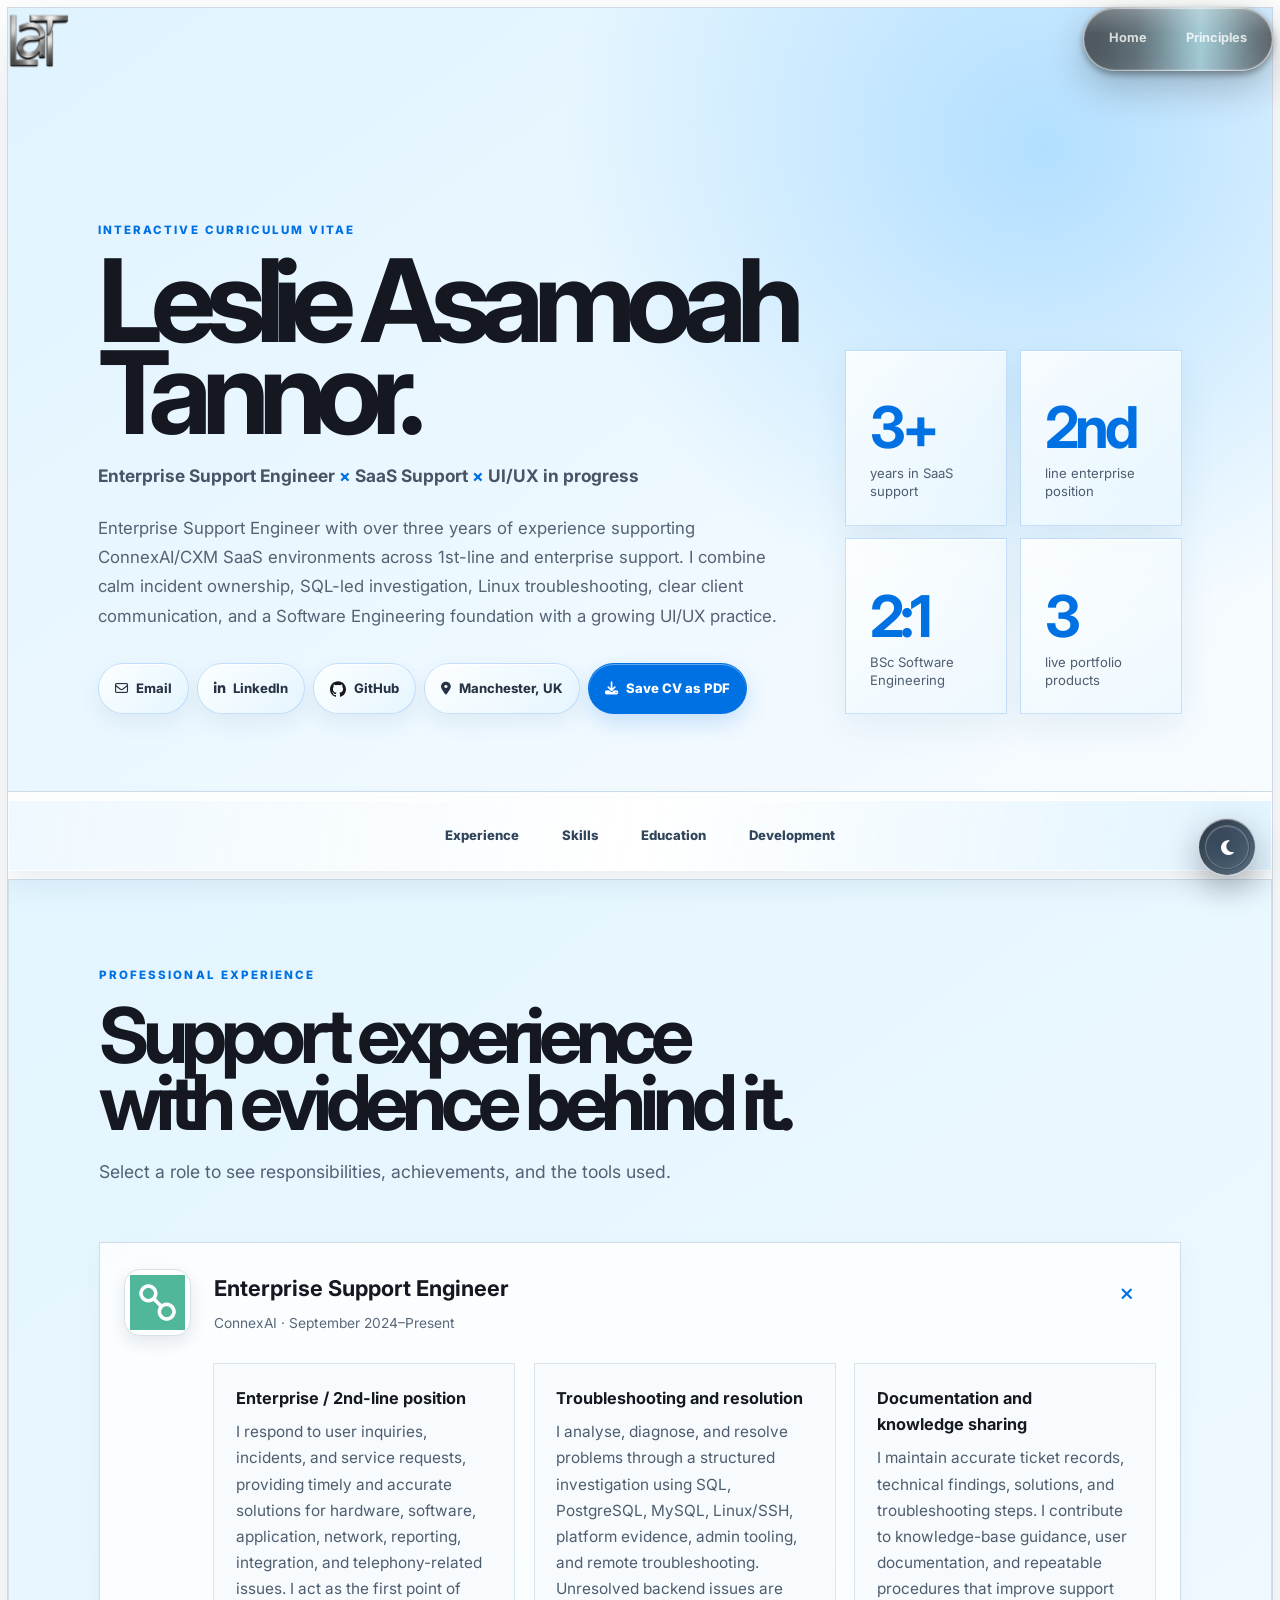
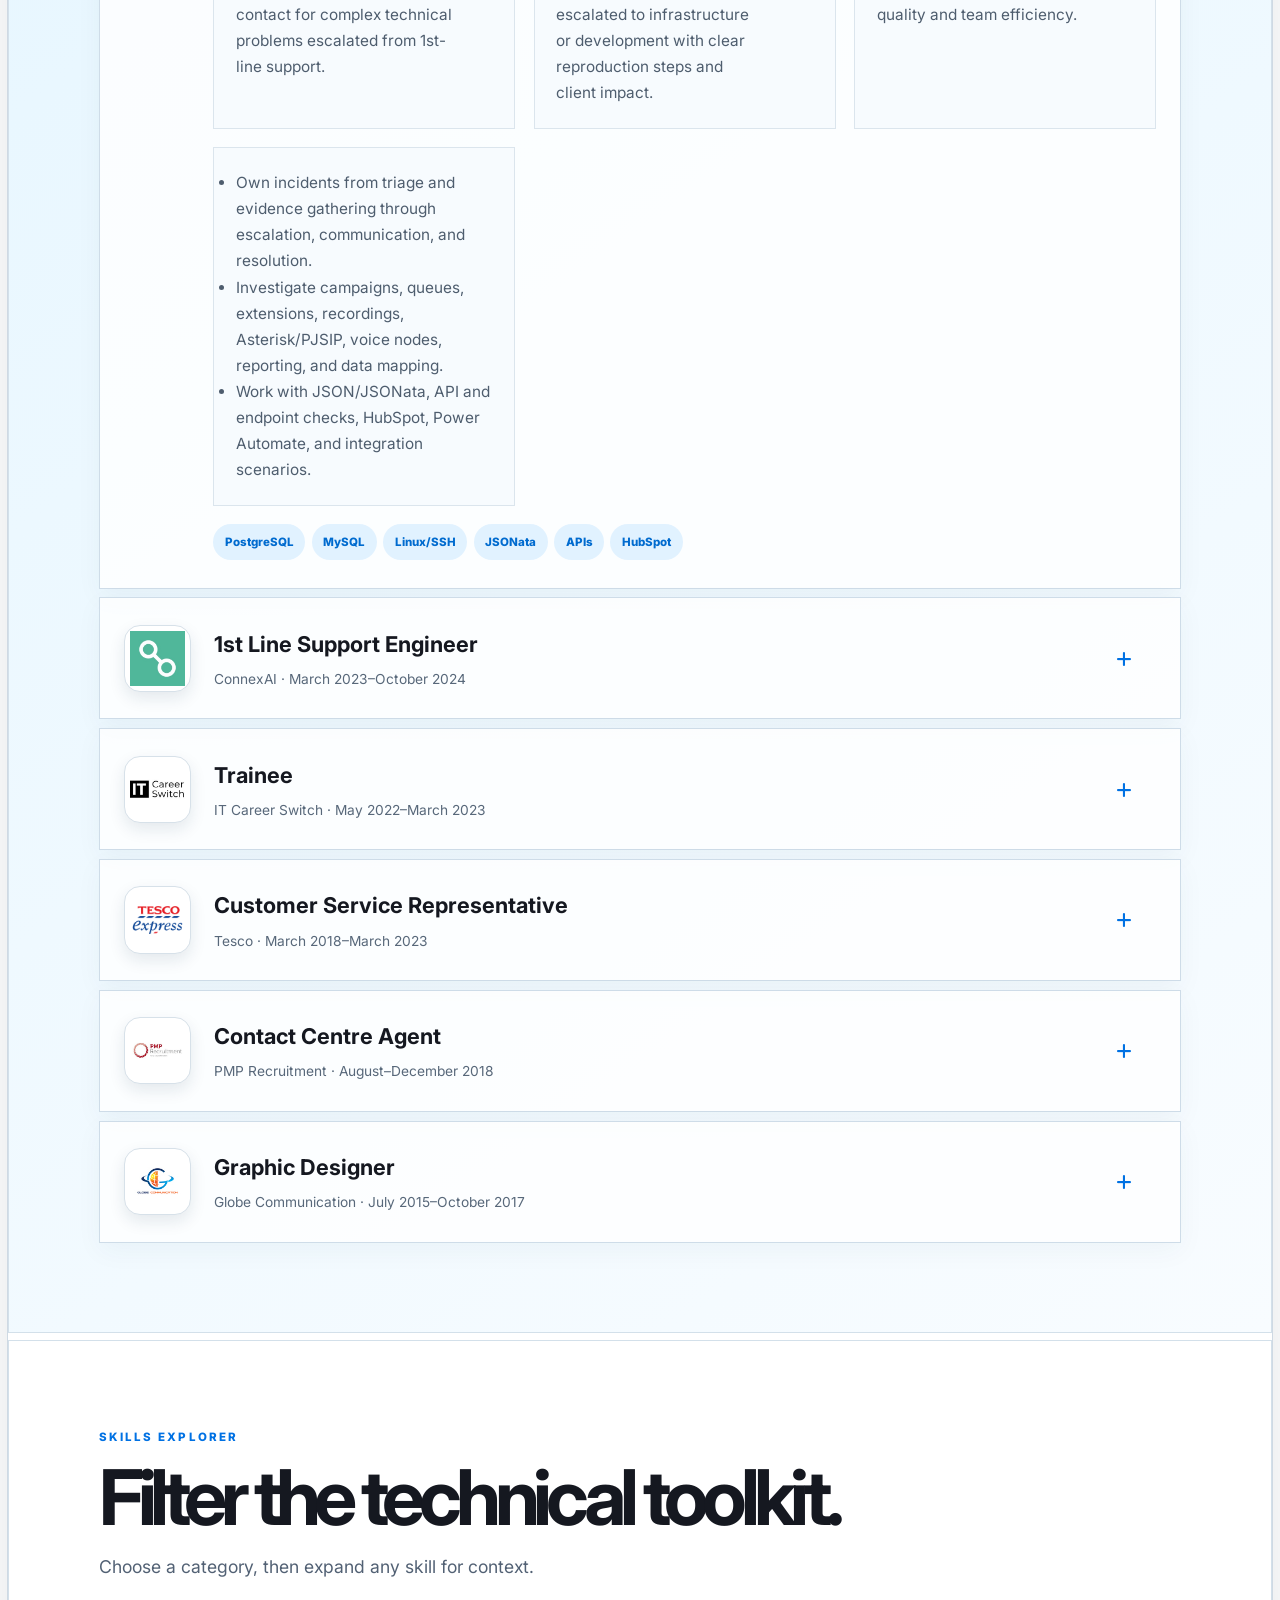
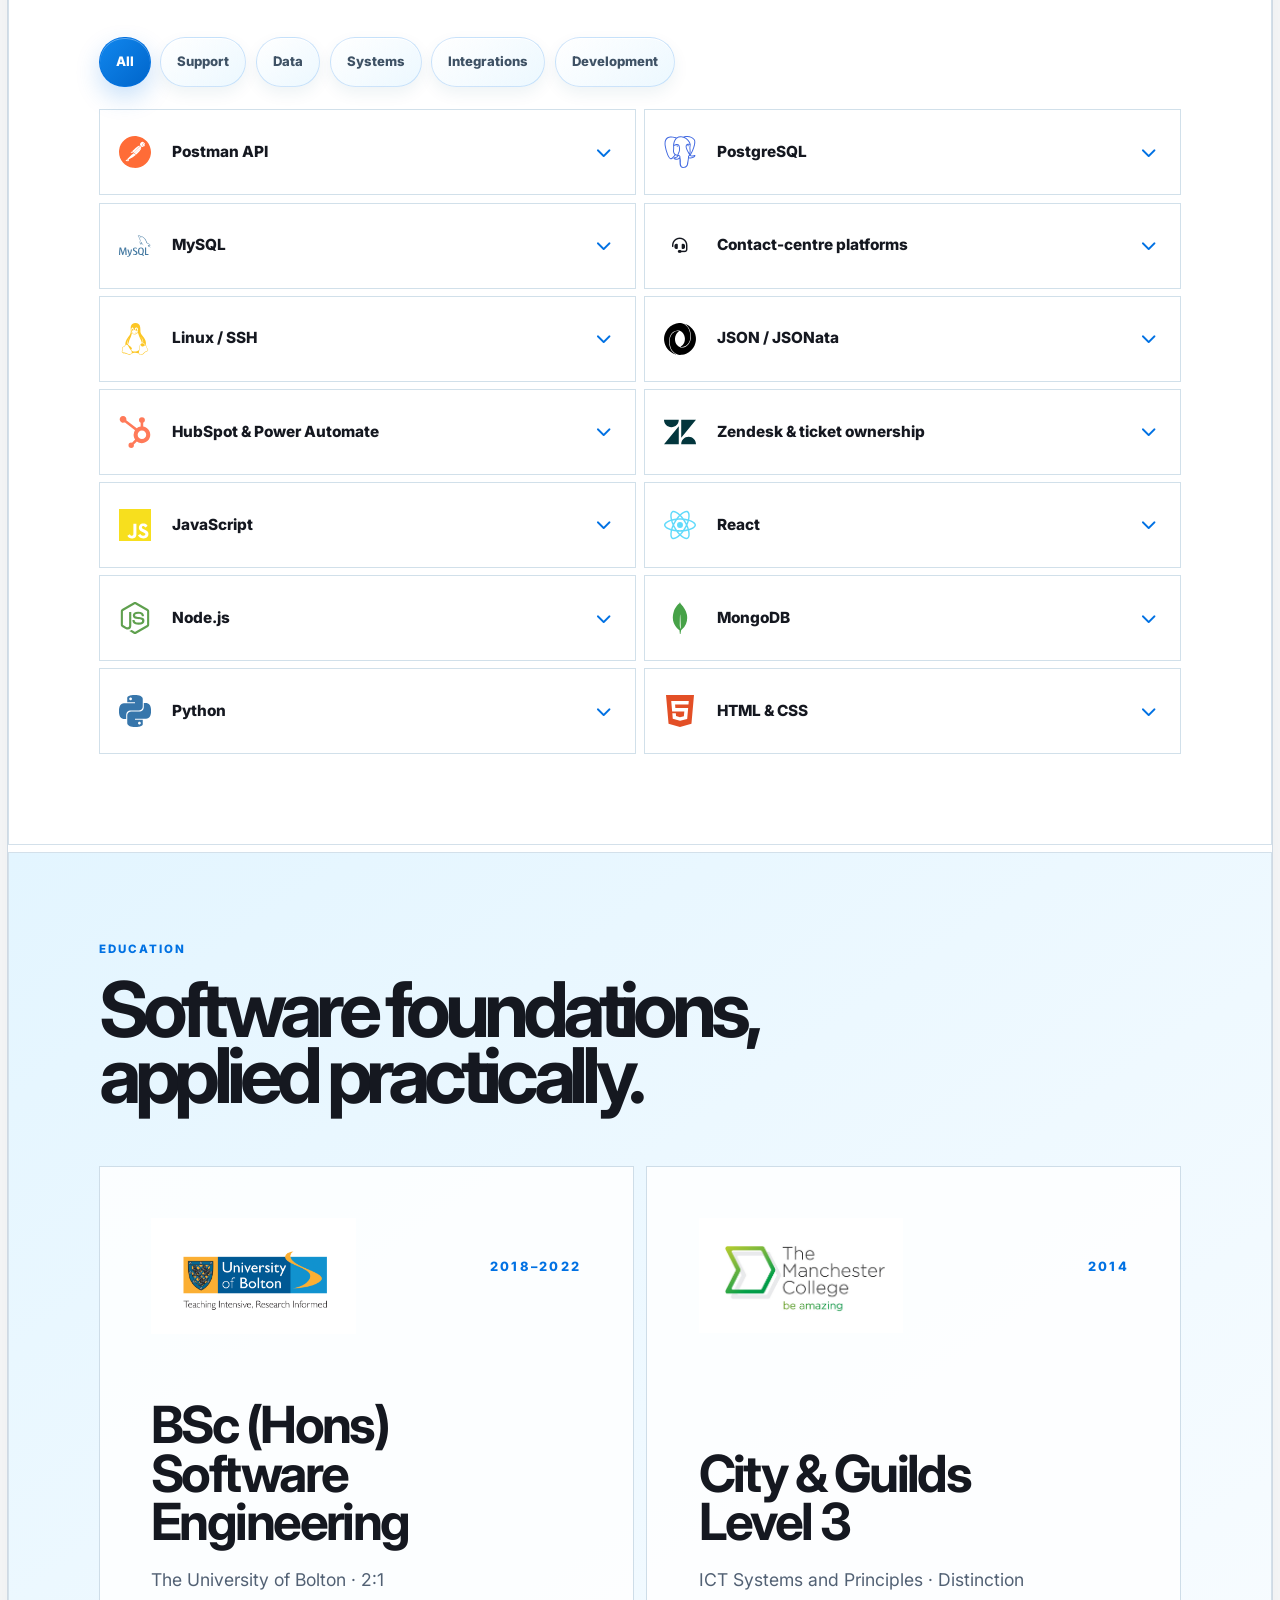
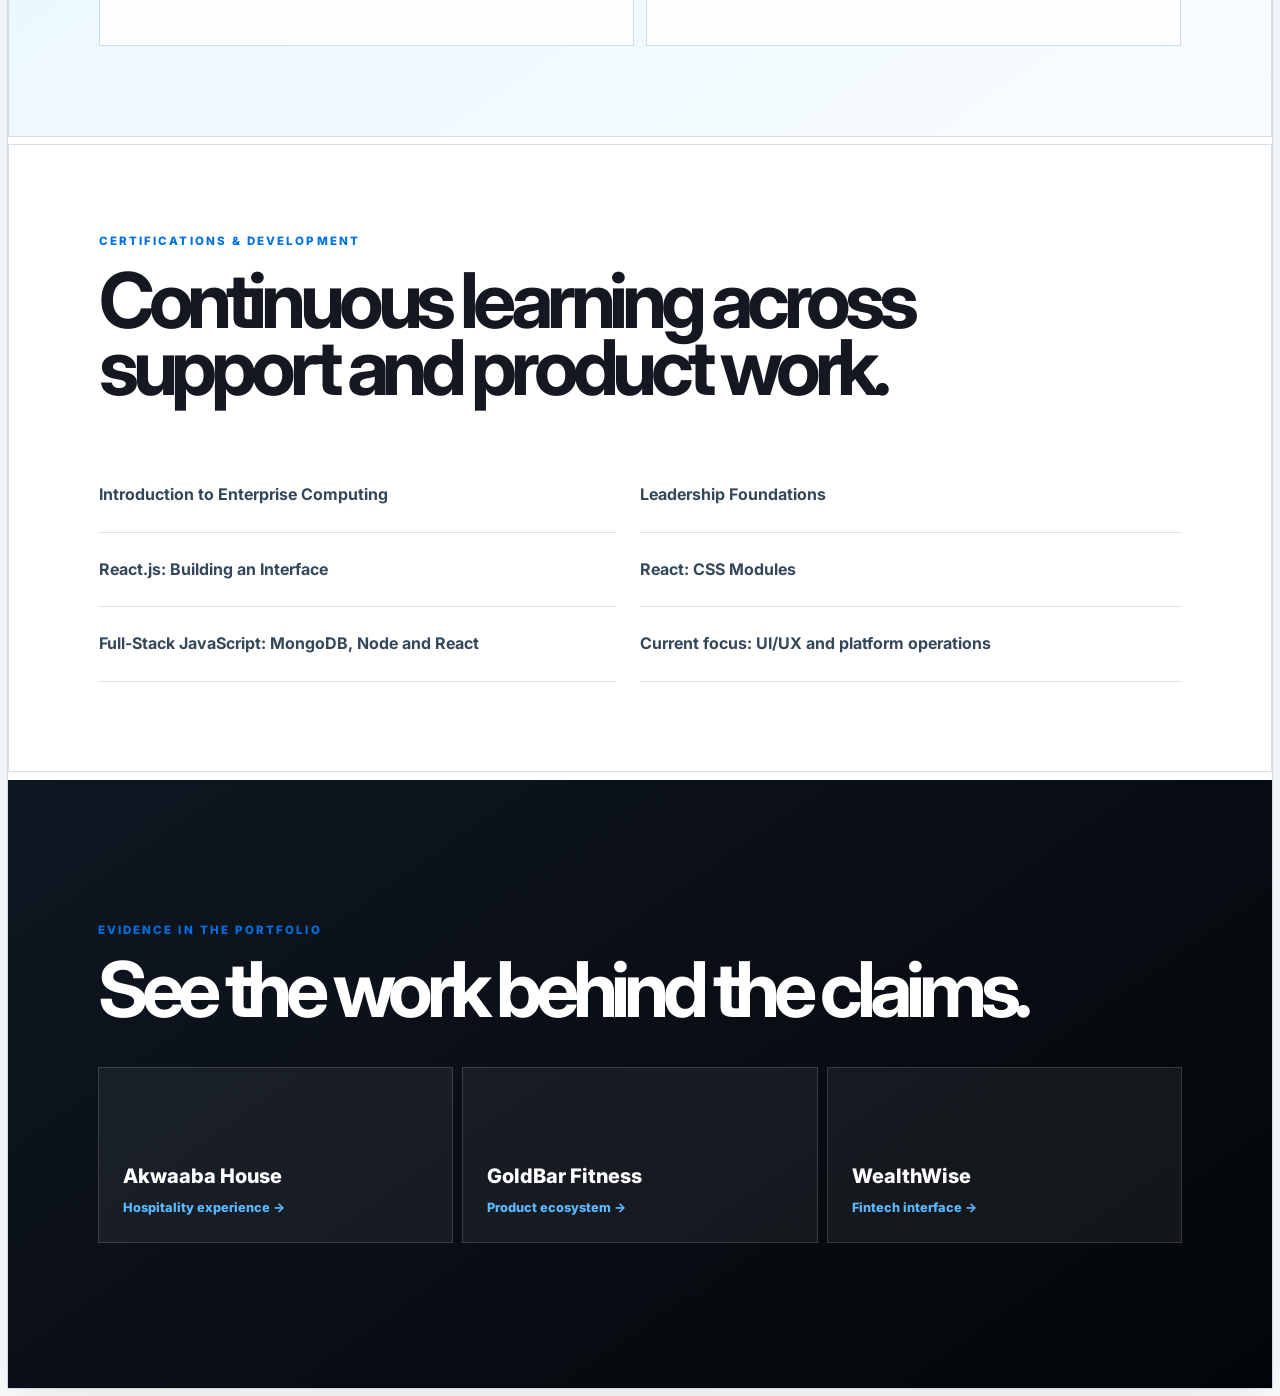
<file: pages/cv.html>
﻿<!DOCTYPE html>
<html lang="en" data-theme="light">
<head>
  <meta charset="UTF-8">
  <meta name="viewport" content="width=device-width, initial-scale=1.0">
  <meta name="description" content="Interactive CV for Leslie Asamoah Tannor, Enterprise Support Engineer and developing UI/UX designer.">
  <meta name="theme-color" content="#ffffff">
  <title>Interactive CV | Leslie Tannor</title>
  <link rel="icon" type="image/png" href="../logo.png">
  <link rel="preconnect" href="https://fonts.googleapis.com">
  <link rel="preconnect" href="https://fonts.gstatic.com" crossorigin>
  <link href="https://fonts.googleapis.com/css2?family=Inter:wght@400;500;600;700;800&amp;display=swap" rel="stylesheet">
  <link rel="stylesheet" href="https://cdnjs.cloudflare.com/ajax/libs/font-awesome/6.5.2/css/all.min.css">
  <link rel="stylesheet" href="../css/style.css">
  <script>document.documentElement.classList.add('cv-js');try{document.documentElement.dataset.theme=localStorage.getItem('leslie-theme-clean-v17')==='dark'?'dark':'light'}catch{}</script>
</head>
<body class="cv-page-body">
  <a class="skip-link" href="#cv-main">Skip to CV</a>
  <div class="sr-only" id="cv-status" aria-live="polite"></div>

  <header class="site-header cv-site-header">
    <div class="container header-shell">
      <a href="../index.html#about" class="brand" aria-label="Leslie Tannor home">
        <span class="brand-mark brand-mark--logo"><img src="../logo.png" alt="" class="site-logo-image" width="1254" height="1254"></span>
        <span class="brand-copy"><strong>Leslie Tannor</strong><small>Design &times; technical systems</small></span>
      </a>
      <button id="nav-toggle" class="nav-toggle" type="button" aria-label="Open navigation" aria-controls="nav-menu" aria-expanded="false"><span></span><span></span><span></span></button>
      <nav id="nav-menu" class="nav-menu" aria-label="Primary navigation">
        <a href="../index.html#about">Home</a>
        <a href="design-process.html">Principles</a>
      </nav>
    </div>
  </header>

  <div class="floating-tools" role="group" aria-label="Theme control">
    <button id="theme-toggle" class="tool-btn" type="button" aria-label="Use dark theme" aria-pressed="false"><i class="fa-solid fa-moon" aria-hidden="true"></i></button>
  </div>

  <main id="cv-main" class="cv-main" tabindex="-1">
    <section class="cv-hero" aria-labelledby="cv-title">
      <div class="cv-hero-copy">
        <p class="eyebrow">Interactive curriculum vitae</p>
        <h1 id="cv-title">Leslie Asamoah<br>Tannor.</h1>
        <p class="cv-role">Enterprise Support Engineer <span>&times;</span> SaaS Support <span>&times;</span> UI/UX in progress</p>
        <p class="cv-profile">Enterprise Support Engineer with over three years of experience supporting ConnexAI/CXM SaaS environments across 1st-line and enterprise support. I combine calm incident ownership, SQL-led investigation, Linux troubleshooting, clear client communication, and a Software Engineering foundation with a growing UI/UX practice.</p>
        <div class="cv-contact-links">
          <a href="mailto:asamoah.leslie@gmail.com"><i class="fa-regular fa-envelope" aria-hidden="true"></i> Email</a>
          <a href="https://www.linkedin.com/in/leslie-asamoah-tannor-863aa3a6" target="_blank" rel="noopener noreferrer"><i class="fa-brands fa-linkedin-in" aria-hidden="true"></i> LinkedIn</a>
          <a href="https://github.com/LeslieTannor" target="_blank" rel="noopener noreferrer"><img src="../assets/brands/github.svg" alt="" width="20" height="20"> GitHub</a>
          <span><i class="fa-solid fa-location-dot" aria-hidden="true"></i> Manchester, UK</span>
          <button class="cv-save-action" type="button" id="cv-print"><i class="fa-solid fa-download" aria-hidden="true"></i> Save CV as PDF</button>
        </div>
      </div>
      <aside class="cv-at-a-glance" aria-label="Career summary">
        <span><strong class="cv-stat" data-stat="count" data-final="3" data-suffix="+">0</strong><small>years in SaaS support</small></span>
        <span><strong class="cv-stat" data-stat="ordinal">1st</strong><small>line enterprise position</small></span>
        <span><strong class="cv-stat cv-stat--ratio" data-stat="ratio"><i>2</i><i>:</i><i>1</i></strong><small>BSc Software Engineering</small></span>
        <span><strong class="cv-stat" data-stat="count" data-final="3">0</strong><small>live portfolio products</small></span>
      </aside>
    </section>

    <nav class="cv-section-nav" aria-label="CV sections">
      <a href="#cv-experience">Experience</a><a href="#cv-skills">Skills</a><a href="#cv-education">Education</a><a href="#cv-development">Development</a>
    </nav>

    <section class="cv-section cv-experience" id="cv-experience" aria-labelledby="cv-experience-title">
      <div class="cv-section-heading"><p class="eyebrow">Professional experience</p><h2 id="cv-experience-title">Support experience with evidence behind it.</h2><p>Select a role to see responsibilities, achievements, and the tools used.</p></div>
      <div class="cv-timeline">
        <details class="cv-role-card" open data-skill-map="support data systems integrations">
          <summary><span class="cv-company-logo"><img src="../images/connex_one.jpg" alt="ConnexAI" width="200" height="200"></span><span><strong>Enterprise Support Engineer</strong><small>ConnexAI &middot; September 2024&ndash;Present</small></span><i class="fa-solid fa-plus" aria-hidden="true"></i></summary>
          <div class="cv-role-detail">
            <div><h3>Enterprise / 2nd-line position</h3><p>I respond to user inquiries, incidents, and service requests, providing timely and accurate solutions for hardware, software, application, network, reporting, integration, and telephony-related issues. I act as the first point of contact for complex technical problems escalated from 1st-line support.</p></div>
            <div><h3>Troubleshooting and resolution</h3><p>I analyse, diagnose, and resolve problems through a structured investigation using SQL, PostgreSQL, MySQL, Linux/SSH, platform evidence, admin tooling, and remote troubleshooting. Unresolved backend issues are escalated to infrastructure or development with clear reproduction steps and client impact.</p></div>
            <div><h3>Documentation and knowledge sharing</h3><p>I maintain accurate ticket records, technical findings, solutions, and troubleshooting steps. I contribute to knowledge-base guidance, user documentation, and repeatable procedures that improve support quality and team efficiency.</p></div>
            <ul><li>Own incidents from triage and evidence gathering through escalation, communication, and resolution.</li><li>Investigate campaigns, queues, extensions, recordings, Asterisk/PJSIP, voice nodes, reporting, and data mapping.</li><li>Work with JSON/JSONata, API and endpoint checks, HubSpot, Power Automate, and integration scenarios.</li></ul>
            <div class="cv-role-tools"><span>PostgreSQL</span><span>MySQL</span><span>Linux/SSH</span><span>JSONata</span><span>APIs</span><span>HubSpot</span></div>
          </div>
        </details>

        <details class="cv-role-card" data-skill-map="support systems"><summary><span class="cv-company-logo"><img src="../images/connex_one.jpg" alt="ConnexAI" width="200" height="200"></span><span><strong>1st Line Support Engineer</strong><small>ConnexAI &middot; March 2023&ndash;October 2024</small></span><i class="fa-solid fa-plus" aria-hidden="true"></i></summary><div class="cv-role-detail"><p>Supported clients by phone, email, live chat, and portal from initial triage through resolution or escalation. Monitored system health, maintained evidence-rich tickets, used remote sessions, and guided clients through fixes and Knowledge Base material.</p><ul><li>Captured screenshots, reproduction steps, and impact notes.</li><li>Escalated complex backend issues with actionable evidence.</li><li>Balanced technical accuracy with calm customer communication.</li></ul><div class="cv-role-tools"><span>Zendesk</span><span>Remote support</span><span>Monitoring</span><span>Knowledge base</span></div></div></details>
        <details class="cv-role-card" data-skill-map="development support"><summary><span class="cv-company-logo"><img src="../images/it_career_switch.jpg" alt="IT Career Switch" width="200" height="200"></span><span><strong>Trainee</strong><small>IT Career Switch &middot; May 2022&ndash;March 2023</small></span><i class="fa-solid fa-plus" aria-hidden="true"></i></summary><div class="cv-role-detail"><p>Completed structured technical-support and software-development training across operating systems, networking, troubleshooting, support processes, and practical problem solving.</p></div></details>
        <details class="cv-role-card" data-skill-map="communication"><summary><span class="cv-company-logo"><img src="../images/tesco-express.png" alt="Tesco Express" width="600" height="600"></span><span><strong>Customer Service Representative</strong><small>Tesco &middot; March 2018&ndash;March 2023</small></span><i class="fa-solid fa-plus" aria-hidden="true"></i></summary><div class="cv-role-detail"><p>Delivered customer service in a high-volume environment and worked as a Step-up colleague supporting shift leadership, accuracy, standards, and day-to-day issue resolution.</p></div></details>
        <details class="cv-role-card" data-skill-map="communication support"><summary><span class="cv-company-logo"><img src="../images/pmp_recruitment.jpg" alt="PMP Recruitment" width="407" height="270"></span><span><strong>Contact Centre Agent</strong><small>PMP Recruitment &middot; August&ndash;December 2018</small></span><i class="fa-solid fa-plus" aria-hidden="true"></i></summary><div class="cv-role-detail"><p>Supported Amazon recruitment activity by contacting applicants, providing clear location and interview guidance, and maintaining a professional contact-centre experience.</p></div></details>
        <details class="cv-role-card" data-skill-map="design communication"><summary><span class="cv-company-logo"><img src="../images/globe_communication.jpg" alt="Globe Communication" width="100" height="52"></span><span><strong>Graphic Designer</strong><small>Globe Communication &middot; July 2015&ndash;October 2017</small></span><i class="fa-solid fa-plus" aria-hidden="true"></i></summary><div class="cv-role-detail"><p>Designed logos, banners, and client-facing visual assets, building an early foundation in visual communication and translating feedback into finished work.</p></div></details>
      </div>
    </section>

    <section class="cv-section cv-skills" id="cv-skills" aria-labelledby="cv-skills-title">
      <div class="cv-section-heading"><p class="eyebrow">Skills explorer</p><h2 id="cv-skills-title">Filter the technical toolkit.</h2><p>Choose a category, then expand any skill for context.</p></div>
      <div class="cv-skill-filters" role="group" aria-label="Filter skills"><button class="is-active" type="button" data-skill-filter="all" aria-pressed="true">All</button><button type="button" data-skill-filter="support" aria-pressed="false">Support</button><button type="button" data-skill-filter="data" aria-pressed="false">Data</button><button type="button" data-skill-filter="systems" aria-pressed="false">Systems</button><button type="button" data-skill-filter="integrations" aria-pressed="false">Integrations</button><button type="button" data-skill-filter="development" aria-pressed="false">Development</button></div>
      <div class="cv-skill-grid">
        <details class="cv-skill" data-skill-category="integrations support"><summary><img src="../assets/brands/postman.svg" alt="" width="28" height="28"><span>Postman API</span><i class="fa-solid fa-chevron-down" aria-hidden="true"></i></summary><p>Endpoint validation, request testing, response inspection, and API-led troubleshooting.</p></details>
        <details class="cv-skill" data-skill-category="data support"><summary><img src="../assets/brands/postgresql.svg" alt="" width="28" height="28"><span>PostgreSQL</span><i class="fa-solid fa-chevron-down" aria-hidden="true"></i></summary><p>Daily query validation, reporting investigation, data mapping, and evidence-led issue diagnosis.</p></details>
        <details class="cv-skill" data-skill-category="data support"><summary><img src="../assets/brands/mysql.svg" alt="" width="28" height="28"><span>MySQL</span><i class="fa-solid fa-chevron-down" aria-hidden="true"></i></summary><p>Data investigation and structured SQL checks used during technical support workflows.</p></details>
        <details class="cv-skill" data-skill-category="support systems"><summary><span class="cv-skill-icon"><i class="fa-solid fa-headset"></i></span><span>Contact-centre platforms</span><i class="fa-solid fa-chevron-down" aria-hidden="true"></i></summary><p>ConnexAI/CXM, CNX1, dialler management, queues, campaigns, extensions, recordings, and voice investigations.</p></details>
        <details class="cv-skill" data-skill-category="systems support"><summary><img src="../assets/brands/linux.svg" alt="" width="28" height="28"><span>Linux / SSH</span><i class="fa-solid fa-chevron-down" aria-hidden="true"></i></summary><p>Remote investigation, service checks, log-led troubleshooting, SFTP/WinSCP, and pm2 awareness.</p></details>
        <details class="cv-skill" data-skill-category="integrations"><summary><img src="../assets/brands/json.svg" alt="" width="28" height="28"><span>JSON / JSONata</span><i class="fa-solid fa-chevron-down" aria-hidden="true"></i></summary><p>Mapping, transformation checks, payload inspection, and integration troubleshooting.</p></details>
        <details class="cv-skill" data-skill-category="integrations support"><summary><img src="../assets/brands/hubspot.svg" alt="" width="28" height="28"><span>HubSpot &amp; Power Automate</span><i class="fa-solid fa-chevron-down" aria-hidden="true"></i></summary><p>Integration scenarios, endpoint checks, automation context, and clear escalation evidence.</p></details>
        <details class="cv-skill" data-skill-category="support"><summary><img src="../assets/brands/zendesk.svg" alt="" width="28" height="28"><span>Zendesk &amp; ticket ownership</span><i class="fa-solid fa-chevron-down" aria-hidden="true"></i></summary><p>Incident triage, stakeholder updates, evidence capture, documentation, and resolution ownership.</p></details>
        <details class="cv-skill" data-skill-category="development"><summary><img src="../assets/brands/javascript.svg" alt="" width="28" height="28"><span>JavaScript</span><i class="fa-solid fa-chevron-down" aria-hidden="true"></i></summary><p>Interactive web behaviour, debugging, and front-end implementation.</p></details>
        <details class="cv-skill" data-skill-category="development"><summary><img src="../assets/brands/react.svg" alt="" width="28" height="28"><span>React</span><i class="fa-solid fa-chevron-down" aria-hidden="true"></i></summary><p>Component-led interface development and structured front-end learning.</p></details>
        <details class="cv-skill" data-skill-category="development"><summary><img src="../assets/brands/nodedotjs.svg" alt="" width="28" height="28"><span>Node.js</span><i class="fa-solid fa-chevron-down" aria-hidden="true"></i></summary><p>Full-stack JavaScript foundations and server-side application concepts.</p></details>
        <details class="cv-skill" data-skill-category="development data"><summary><img src="../assets/brands/mongodb.svg" alt="" width="28" height="28"><span>MongoDB</span><i class="fa-solid fa-chevron-down" aria-hidden="true"></i></summary><p>Document data modelling and full-stack development foundations.</p></details>
        <details class="cv-skill" data-skill-category="development"><summary><img src="../assets/brands/python.svg" alt="" width="28" height="28"><span>Python</span><i class="fa-solid fa-chevron-down" aria-hidden="true"></i></summary><p>Programming fundamentals, automation thinking, and technical problem solving.</p></details>
        <details class="cv-skill" data-skill-category="development"><summary><img src="../assets/brands/html5.svg" alt="" width="28" height="28"><span>HTML &amp; CSS</span><i class="fa-solid fa-chevron-down" aria-hidden="true"></i></summary><p>Responsive, accessible page structure and visual implementation.</p></details>
      </div>
    </section>

    <section class="cv-section cv-education" id="cv-education" aria-labelledby="cv-education-title">
      <div class="cv-section-heading"><p class="eyebrow">Education</p><h2 id="cv-education-title">Software foundations, applied practically.</h2></div>
      <div class="cv-education-grid">
        <article><div class="cv-education-meta"><span class="cv-education-logo"><img src="../images/UoB-Logo.png" alt="University of Bolton" width="715" height="402"></span><p class="eyebrow">2018&ndash;2022</p></div><div class="cv-education-copy"><h3>BSc (Hons)<br>Software Engineering</h3><p>The University of Bolton &middot; 2:1</p></div></article>
        <article><div class="cv-education-meta"><span class="cv-education-logo"><img src="../images/tmc-logo.jpg" alt="The Manchester College" width="847" height="475"></span><p class="eyebrow">2014</p></div><div class="cv-education-copy"><h3>City &amp; Guilds Level 3</h3><p>ICT Systems and Principles &middot; Distinction</p></div></article>
      </div>
    </section>

    <section class="cv-section cv-development" id="cv-development" aria-labelledby="cv-development-title">
      <div class="cv-section-heading"><p class="eyebrow">Certifications &amp; development</p><h2 id="cv-development-title">Continuous learning across support and product work.</h2></div>
      <div class="cv-development-list"><span>Introduction to Enterprise Computing</span><span>Leadership Foundations</span><span>React.js: Building an Interface</span><span>React: CSS Modules</span><span>Full-Stack JavaScript: MongoDB, Node and React</span><span>Current focus: UI/UX and platform operations</span></div>
    </section>

    <section class="cv-project-proof" aria-labelledby="cv-proof-title"><p class="eyebrow">Evidence in the portfolio</p><h2 id="cv-proof-title">See the work behind the claims.</h2><div><a href="../index.html#work">Akwaaba House <span>Hospitality experience &rarr;</span></a><a href="../index.html#work">GoldBar Fitness <span>Product ecosystem &rarr;</span></a><a href="../index.html#work">WealthWise <span>Fintech interface &rarr;</span></a></div></section>
  </main>

  <script src="../js/theme.js"></script>
  <script src="../js/standalone-navigation.js"></script>
  <script src="../js/cv.js"></script>
</body>
</html>
</file>
<file: css/style.css>
/* Design tokens and foundations */
:root {
  color-scheme: dark;
  --bg: #07090d;
  --bg-soft: #0d1118;
  --surface: rgba(17, 22, 31, .78);
  --surface-solid: #111721;
  --surface-raised: #171e2a;
  --surface-bright: #202a39;
  --text: #f6f7f2;
  --text-soft: #aab3c3;
  --text-muted: #7f899c;
  --line: rgba(255, 255, 255, .11);
  --line-strong: rgba(255, 255, 255, .2);
  --accent: #c9ee63;
  --accent-strong: #a9dc31;
  --accent-ink: #101607;
  --blue: #8da8ff;
  --warm: #e8c682;
  --danger: #ff8f8f;
  --success: #bce76d;
  --header-h: 5.5rem;
  --container: 82rem;
  --gutter: clamp(1rem, 4vw, 3rem);
  --radius-sm: .85rem;
  --radius-md: 1.35rem;
  --radius-lg: 2rem;
  --radius-xl: 2.75rem;
  --shadow-soft: 0 1.5rem 5rem rgba(0, 0, 0, .24);
  --shadow-deep: 0 2.5rem 8rem rgba(0, 0, 0, .52);
  --ease-out: cubic-bezier(.16, 1, .3, 1);
  --ease-smooth: cubic-bezier(.65, 0, .35, 1);
  --duration-fast: 180ms;
  --duration-ui: 360ms;
  --duration-section: 720ms;
}

[data-theme="light"] {
  color-scheme: light;
  --bg: #ffffff;
  --bg-soft: #f5f5f7;
  --surface: rgba(255, 255, 255, .76);
  --surface-solid: #fbfcf8;
  --surface-raised: #ffffff;
  --surface-bright: #eef1e8;
  --text: #141923;
  --text-soft: #4d596b;
  --text-muted: #687486;
  --line: rgba(20, 25, 35, .12);
  --line-strong: rgba(20, 25, 35, .2);
  --accent: #4c6805;
  --accent-strong: #3b5200;
  --accent-ink: #ffffff;
  --blue: #4965bd;
  --warm: #855e14;
  --danger: #a4252c;
  --success: #3c6300;
  --shadow-soft: 0 1.5rem 5rem rgba(34, 42, 51, .12);
  --shadow-deep: 0 2.5rem 7rem rgba(34, 42, 51, .22);
}

*, *::before, *::after { box-sizing: border-box; }

html {
  scroll-behavior: smooth;
  scroll-padding-top: calc(var(--header-h) + 1.25rem);
  background: var(--bg);
  max-width: 100%;
  overflow-x: clip;
}

body {
  margin: 0;
  overflow-x: clip;
  background:
    radial-gradient(circle at 12% 8%, rgba(141, 168, 255, .08), transparent 25rem),
    radial-gradient(circle at 88% 20%, rgba(201, 238, 99, .06), transparent 28rem),
    var(--bg);
  color: var(--text);
  font-family: Inter, -apple-system, BlinkMacSystemFont, "Segoe UI", sans-serif;
  font-size: 1rem;
  line-height: 1.6;
  text-rendering: optimizeLegibility;
  -webkit-font-smoothing: antialiased;
}

[data-theme="light"] body { background: #fff; }

main {
  display: block;
  padding: 0;
  background: #e8e8ed;
}

.section-spacer {
  width: 100%;
  height: .75rem;
  background: #e8e8ed;
}

.section-spacer--hero {
  height: .75rem;
  background: #e8e8ed;
}

body::before {
  position: fixed;
  inset: 0;
  z-index: -1;
  background-image: linear-gradient(rgba(255,255,255,.018) 1px, transparent 1px), linear-gradient(90deg, rgba(255,255,255,.018) 1px, transparent 1px);
  background-size: 4rem 4rem;
  mask-image: linear-gradient(to bottom, rgba(0,0,0,.38), transparent 75%);
  pointer-events: none;
  content: "";
}

img { display: block; max-width: 100%; }
button, input, textarea, select { font: inherit; }
button, a { -webkit-tap-highlight-color: transparent; }
button { color: inherit; }
a { color: inherit; }

h1, h2, h3, h4, p, figure { margin: 0; }
h1, h2, h3, h4 { text-wrap: balance; }
p { text-wrap: pretty; }

::selection { background: var(--accent); color: var(--accent-ink); }

:focus-visible {
  outline: .18rem solid var(--accent);
  outline-offset: .25rem;
}

[hidden] { display: none; }

.container {
  width: min(calc(100% - (var(--gutter) * 2)), var(--container));
  margin-inline: auto;
}

.sr-only {
  position: absolute !important;
  width: 1px !important;
  height: 1px !important;
  padding: 0 !important;
  margin: -1px !important;
  overflow: hidden !important;
  clip: rect(0, 0, 0, 0) !important;
  white-space: nowrap !important;
  border: 0 !important;
}

.skip-link {
  position: fixed;
  top: .75rem;
  left: .75rem;
  z-index: 1000;
  padding: .8rem 1rem;
  border-radius: 999px;
  background: var(--accent);
  color: var(--accent-ink);
  font-weight: 800;
  transform: translateY(-160%);
  transition: transform var(--duration-fast) var(--ease-out);
}

.skip-link:focus { transform: translateY(0); }

.eyebrow {
  color: var(--accent);
  font-size: .72rem;
  font-weight: 800;
  letter-spacing: .18em;
  line-height: 1.2;
  text-transform: uppercase;
}

.button {
  display: inline-flex;
  min-height: 3rem;
  align-items: center;
  justify-content: center;
  gap: .7rem;
  padding: .72rem 1.05rem;
  border: 1px solid var(--line);
  border-radius: 999px;
  text-decoration: none;
  font-size: .86rem;
  font-weight: 750;
  transition: transform var(--duration-fast) var(--ease-out), border-color var(--duration-fast);
}

.button:hover { transform: translateY(-2px); }
.button--primary { background: var(--accent); color: var(--accent-ink); border-color: transparent; }
.button--quiet { background: rgba(255,255,255,.045); backdrop-filter: blur(1rem); }
.button--quiet:hover { border-color: var(--line-strong); background: rgba(255,255,255,.08); }

/* Navigation */
.site-header {
  position: fixed;
  top: 0;
  left: 0;
  z-index: 100;
  width: 100%;
  padding: 1.35rem 0;
  pointer-events: none;
}

.header-shell {
  width: min(calc(100% - clamp(2rem, 4vw, 5rem)), 120rem);
  display: flex;
  min-height: 3.2rem;
  align-items: center;
  justify-content: space-between;
  gap: 1.25rem;
  padding: 0;
  border: 0;
  border-radius: 0;
  background: transparent;
  box-shadow: none;
  backdrop-filter: none;
  pointer-events: auto;
}

.brand {
  display: inline-flex;
  min-height: 3rem;
  align-items: center;
  gap: .7rem;
  color: var(--text);
  text-decoration: none;
  transition: transform var(--duration-ui) var(--ease-out), filter var(--duration-ui);
}

.brand:hover { filter: drop-shadow(0 .8rem 1.1rem rgba(0,0,0,.3)); transform: translateY(-.18rem) scale(1.08) rotate(-2deg); }
.brand:active { transform: translateY(0) scale(.96); }

.brand-mark, .sleep-logo-mark, .hero-close-logo, .transition-logo, .workspace-boot-logo {
  display: grid;
  overflow: hidden;
  place-items: center;
  border: 1px solid var(--line);
  background: #07090d;
  box-shadow: inset 0 1px rgba(255,255,255,.08), 0 .8rem 2rem rgba(0,0,0,.24);
}

.brand-mark { width: 4rem; height: 4rem; overflow: visible; border: 0; border-radius: 0; background: transparent; box-shadow: none; }
.transition-logo { overflow: visible; border: 0; background: transparent; box-shadow: none; }
.site-logo-image { width: 100%; height: 100%; object-fit: contain; }
.brand-copy { display: none; line-height: 1.15; }
.brand-copy strong { font-size: .82rem; letter-spacing: -.02em; }
.brand-copy small { margin-top: .12rem; color: var(--text-muted); font-size: .58rem; }

.nav-menu {
  position: relative;
  display: flex;
  align-items: center;
  gap: .12rem;
  min-height: 3.85rem;
  padding: .42rem;
  overflow: hidden;
  border: 1px solid rgba(255,255,255,.58);
  border-radius: 999px;
  background:
    linear-gradient(90deg,
      rgba(35,33,35,.76) 0%,
      rgba(54,54,57,.68) 28%,
      rgba(120,157,163,.5) 62%,
      rgba(46,45,48,.74) 100%);
  box-shadow:
    inset 0 1px 1px rgba(255,255,255,.56),
    inset 0 -1px 1px rgba(255,255,255,.16),
    inset 0 0 1.2rem rgba(255,255,255,.08),
    0 .2rem .45rem rgba(0,0,0,.36),
    0 1rem 2.5rem rgba(0,0,0,.24);
  backdrop-filter: blur(1.25rem) saturate(1.35) contrast(1.04);
  -webkit-backdrop-filter: blur(1.25rem) saturate(1.35) contrast(1.04);
}
.nav-menu::before {
  position: absolute;
  inset: 0;
  z-index: 0;
  border-radius: inherit;
  background:
    linear-gradient(180deg, rgba(255,255,255,.2), transparent 42%),
    radial-gradient(circle at 64% 50%, rgba(190,231,236,.2), transparent 36%);
  content: "";
  pointer-events: none;
}
.nav-menu a {
  position: relative;
  z-index: 2;
  min-height: 3rem;
  padding: .78rem 1.15rem;
  border-radius: 999px;
  color: rgba(255,255,255,.78);
  text-decoration: none;
  font-size: .8rem;
  font-weight: 700;
  transition: color var(--duration-fast), transform var(--duration-fast) var(--ease-out);
}

.nav-active-pill {
  position: absolute;
  top: .42rem;
  bottom: .42rem;
  left: 0;
  z-index: 1;
  width: 0;
  border: 1px solid rgba(255,255,255,.48);
  border-radius: 999px;
  background:
    radial-gradient(circle at 35% 28%, rgba(255,255,255,.3), transparent 34%),
    linear-gradient(145deg, rgba(255,255,255,.2), rgba(160,196,201,.16) 55%, rgba(15,18,20,.22));
  box-shadow:
    inset 0 1px 1px rgba(255,255,255,.62),
    inset 0 -1px 1px rgba(255,255,255,.16),
    0 .18rem .45rem rgba(0,0,0,.3),
    0 .55rem 1.25rem rgba(0,0,0,.18);
  backdrop-filter: blur(1.2rem) saturate(1.35) brightness(1.08);
  -webkit-backdrop-filter: blur(1.2rem) saturate(1.35) brightness(1.08);
  opacity: 0;
  pointer-events: none;
  transition: width .42s var(--ease-out), transform .42s var(--ease-out), opacity var(--duration-fast);
}
.nav-active-pill.is-visible { opacity: 1; }

.nav-menu a::after {
  position: absolute;
  right: .85rem;
  bottom: .38rem;
  left: .85rem;
  height: 2px;
  border-radius: 2px;
  background: var(--accent);
  content: "";
  transform: scaleX(0);
  transform-origin: left;
  transition: transform var(--duration-ui) var(--ease-out);
}

.nav-menu a:hover { color: #fff; transform: translateY(-1px); }
.nav-menu a.is-active { color: #fff; background: transparent; text-shadow: 0 1px .35rem rgba(0,0,0,.42); }
.nav-menu a.is-active::after { transform: scaleX(1); }

.nav-toggle {
  display: none;
  width: 3rem;
  height: 3rem;
  padding: .75rem;
  border: 1px solid var(--line);
  border-radius: .9rem;
  background: var(--surface-bright);
  cursor: pointer;
}

.nav-toggle span {
  display: block;
  width: 100%;
  height: 2px;
  margin: .27rem 0;
  border-radius: 2px;
  background: currentColor;
  transition: transform var(--duration-ui) var(--ease-out), opacity var(--duration-fast);
}

.nav-toggle[aria-expanded="true"] span:nth-child(1) { transform: translateY(.34rem) rotate(45deg); }
.nav-toggle[aria-expanded="true"] span:nth-child(2) { opacity: 0; }
.nav-toggle[aria-expanded="true"] span:nth-child(3) { transform: translateY(-.34rem) rotate(-45deg); }

/* Persistent display controls: theme and optional background motion. */
.floating-tools {
  position: fixed;
  right: clamp(.75rem, 2vw, 1.5rem);
  bottom: clamp(.75rem, 2vw, 1.5rem);
  z-index: 90;
  display: flex;
  gap: .45rem;
  padding: .35rem;
  border: 1px solid var(--line);
  border-radius: 999px;
  background: color-mix(in srgb, var(--bg-soft) 82%, transparent);
  box-shadow: var(--shadow-soft);
  backdrop-filter: blur(1.2rem);
}

.tool-btn {
  display: grid;
  width: 2.8rem;
  height: 2.8rem;
  place-items: center;
  border: 0;
  border-radius: 50%;
  background: transparent;
  cursor: pointer;
  transition: color var(--duration-fast), background var(--duration-fast), transform var(--duration-fast) var(--ease-out);
}

.tool-btn:hover { color: var(--accent); background: rgba(255,255,255,.07); transform: translateY(-2px); }
.tool-btn[aria-pressed="true"] { color: var(--accent); background: rgba(201,238,99,.12); }
.tool-btn[hidden] { display: none; }

/* Cinematic hero */
.hero-section {
  position: relative;
  min-height: 195vh;
  scroll-margin-top: 0;
  border-bottom: 0;
  background: #111815;
  color: #fff;
  isolation: isolate;
}

.hero-bg, .hero-shade, .hero-pointer-glow { position: absolute; inset: 0; }
.hero-bg {
  z-index: -3;
  overflow: hidden;
  background: #061221;
  opacity: 1;
}
.hero-bg-video { width: 100%; height: 100%; object-fit: cover; object-position: center; filter: saturate(1.08) contrast(1.08); transform: scale(1.015); }

.hero-shade {
  z-index: -2;
  background:
    linear-gradient(90deg, rgba(5,9,8,.82) 0%, rgba(5,9,8,.48) 30%, rgba(5,9,8,.05) 62%),
    linear-gradient(180deg, rgba(5,9,8,.2) 0%, transparent 35%, rgba(5,9,8,.88) 100%);
}
.hero-pointer-glow { z-index: -1; background: radial-gradient(circle 22rem at var(--hero-pointer-x, 50%) var(--hero-pointer-y, 45%), rgba(80,174,255,.2), rgba(34,102,212,.08) 35%, transparent 72%); opacity: 0; pointer-events: none; transition: opacity .45s ease; }
@media (hover: hover) and (pointer: fine) { .hero-section.is-pointer-active .hero-pointer-glow { opacity: 1; } }

.hero-sticky {
  position: sticky;
  top: 0;
  display: grid;
  min-height: 100vh;
  min-height: 100svh;
  align-items: center;
  overflow: hidden;
  padding: calc(var(--header-h) + 2.5rem) 0 2.5rem;
}

.hero-shell {
  width: min(calc(100% - clamp(2rem, 5vw, 6.5rem)), 120rem);
  display: grid;
  grid-template-columns: minmax(21rem, 30rem) minmax(40rem, 1fr);
  align-items: center;
  gap: clamp(2rem, 3vw, 4rem);
}

.hero-copy { position: relative; z-index: 5; max-width: 30rem; text-shadow: 0 2px 1.5rem rgba(0,0,0,.34); }
.js-enabled:not(.hero-intro-complete) .hero-copy .eyebrow,
.js-enabled:not(.hero-intro-complete) .hero-copy h1 span,
.js-enabled:not(.hero-intro-complete) .hero-subtitle,
.js-enabled:not(.hero-intro-complete) .hero-role-list,
.js-enabled:not(.hero-intro-complete) .hero-actions,
.js-enabled:not(.hero-intro-complete) .hero-socials,
.js-enabled:not(.hero-intro-complete) .hero-device-wrap { opacity: 0; }
.js-enabled:not(.hero-intro-complete) .hero-copy .eyebrow,
.js-enabled:not(.hero-intro-complete) .hero-copy h1 span,
.js-enabled:not(.hero-intro-complete) .hero-subtitle { transform: translateX(-2rem); }
.js-enabled:not(.hero-intro-complete) .hero-role-list,
.js-enabled:not(.hero-intro-complete) .hero-actions,
.js-enabled:not(.hero-intro-complete) .hero-socials { transform: translateY(1.25rem); }
.hero-copy h1 {
  margin: 1.2rem 0 1.35rem;
  font-size: clamp(3.8rem, 5.8vw, 6.8rem);
  font-weight: 750;
  letter-spacing: -.085em;
  line-height: .82;
}
.hero-copy h1 span { display: block; }
.hero-copy h1 span:last-child { color: #c9ee63; }
.hero-copy .eyebrow { color: #c9ee63; }
.hero-subtitle { max-width: 29rem; color: rgba(255,255,255,.82); font-size: clamp(.95rem, 1.1vw, 1.15rem); line-height: 1.55; }

.hero-role-list { display: flex; flex-wrap: wrap; gap: .45rem; margin-top: 1.5rem; }
.hero-role-list span {
  padding: .5rem .7rem;
  border: 1px solid rgba(255,255,255,.2);
  border-radius: 999px;
  background: rgba(10,15,13,.32);
  color: rgba(255,255,255,.78);
  font-size: .7rem;
  font-weight: 700;
  letter-spacing: .04em;
}
.hero-actions { display: flex; flex-wrap: wrap; gap: .65rem; margin-top: 2rem; }
.hero-socials { display: flex; align-items: center; gap: .6rem; margin-top: 1rem; }
.hero-socials a {
  display: grid;
  width: 2.55rem;
  height: 2.55rem;
  place-items: center;
  border: 1px solid rgba(255,255,255,.28);
  border-radius: 50%;
  background: linear-gradient(135deg, rgba(255,255,255,.2), rgba(255,255,255,.07));
  color: #fff;
  box-shadow: inset 0 1px rgba(255,255,255,.34), 0 .55rem 1.4rem rgba(0,0,0,.18);
  backdrop-filter: blur(1rem) saturate(1.35);
  -webkit-backdrop-filter: blur(1rem) saturate(1.35);
  transition: border-color var(--duration-fast), background var(--duration-fast), transform var(--duration-fast) var(--ease-out);
}
.hero-socials a:hover,
.hero-socials a:focus-visible { border-color: rgba(201,238,99,.8); background: rgba(201,238,99,.18); transform: translateY(-.2rem) scale(1.05); }
.hero-socials img { width: 1.25rem; height: 1.25rem; object-fit: contain; filter: brightness(0) invert(1); }
.hero-socials i { font-size: 1.22rem; }
.hero-section .button--primary { border-color: transparent; background: #fff; color: #11151b; }
.hero-section .button--quiet { border-color: rgba(255,255,255,.2); background: rgba(13,18,16,.5); color: #fff; }
.hero-section .button--quiet:hover { border-color: rgba(255,255,255,.4); background: rgba(13,18,16,.75); }

.hero-device-wrap { position: relative; z-index: 3; align-self: center; perspective: 125rem; transform-style: preserve-3d; }
.hero-device {
  position: relative;
  z-index: 3;
  width: min(100%, 76rem);
  margin-inline: auto;
  padding: .78rem;
  border: 1px solid rgba(255,255,255,.2);
  border-radius: 2.4rem;
  background: linear-gradient(145deg, #283244, #0b0f16 72%);
  box-shadow: 0 3.5rem 9rem rgba(0,0,0,.54), inset 0 1px rgba(255,255,255,.25), 0 0 0 .35rem rgba(0,0,0,.22);
  transform-style: preserve-3d;
  transition: box-shadow var(--duration-section) var(--ease-out);
}

.hero-device::after {
  position: absolute;
  right: 8%;
  bottom: -1.4rem;
  left: 8%;
  height: 2rem;
  border-radius: 50%;
  background: rgba(0,0,0,.5);
  filter: blur(1.2rem);
  content: "";
  transform: translateZ(-2rem);
}

.device-camera, .laptop-camera {
  position: absolute;
  top: .36rem;
  left: 50%;
  z-index: 8;
  width: .5rem;
  height: .5rem;
  border-radius: 50%;
  background: #030509;
  box-shadow: inset 0 0 0 1px #34435a, 0 0 .6rem rgba(72,103,156,.35);
  transform: translateX(-50%);
}

.hero-device-screen {
  position: relative;
  overflow: hidden;
  aspect-ratio: 16 / 10;
  border: 1px solid rgba(255,255,255,.08);
  border-radius: 1.75rem;
  background: #05070b;
  isolation: isolate;
  contain: paint;
}

.screen-noise {
  position: absolute;
  inset: 0;
  z-index: 8;
  background-image: linear-gradient(rgba(255,255,255,.018) 1px, transparent 1px);
  background-size: 100% 4px;
  opacity: .35;
  pointer-events: none;
}

.hero-boot-state, .hero-logo-state, .hero-gallery, .hero-close-cover {
  position: absolute;
  inset: 0;
}

.hero-boot-state, .hero-logo-state {
  z-index: 3;
  display: grid;
  align-content: center;
  justify-items: center;
  padding: 2rem;
  color: #f6f7f2;
  text-align: center;
}

.boot-kicker { color: #c9ee63; font-size: .64rem; font-weight: 800; letter-spacing: .2em; text-transform: uppercase; }
.boot-ring {
  width: 3.4rem;
  height: 3.4rem;
  margin: 1.5rem 0;
  border: 1px solid rgba(201,238,99,.34);
  border-radius: 50%;
  box-shadow: 0 0 0 .65rem rgba(201,238,99,.03), inset 0 0 1.5rem rgba(201,238,99,.05);
}
.hero-boot-state p { color: #f6f7f2; font-size: clamp(1.7rem, 3vw, 3rem); font-weight: 750; letter-spacing: -.05em; line-height: 1; }
.hero-boot-state small { max-width: 24rem; margin-top: 1rem; color: #9da8bb; font-size: .78rem; }
.boot-arrow { display: grid; width: 2.7rem; height: 2.7rem; margin-top: 1.4rem; place-items: center; border: 1px solid rgba(255,255,255,.16); border-radius: 50%; color: #f6f7f2; animation: arrow-float 1.8s var(--ease-smooth) infinite; }
@keyframes arrow-float { 50% { transform: translateY(.3rem); } }

.hero-logo-state { visibility: hidden; opacity: 0; }
.sleep-logo-mark { width: 5.5rem; height: 5.5rem; border-radius: 1.45rem; }
.sleep-logo-copy { display: grid; margin-top: 1.1rem; }
.sleep-logo-copy strong { color: #f6f7f2; font-size: 1.35rem; }
.sleep-logo-copy small { margin-top: .35rem; color: #9da8bb; font-size: .72rem; }

.hero-gallery { z-index: 2; visibility: hidden; overflow: hidden; opacity: 0; background: #070a0f; }
.hero-slide { position: absolute; inset: 0; opacity: 0; transform: scale(1.025); transition: opacity .7s var(--ease-smooth), transform 1.1s var(--ease-out); }
.hero-slide.is-active { opacity: 1; transform: scale(1); }
.hero-slide::after { position: absolute; inset: 0; background: linear-gradient(180deg, transparent 45%, rgba(3,5,8,.92)); content: ""; }
.hero-slide-poster { width: 100%; height: 100%; padding: 1rem 1rem 5.2rem; object-fit: contain; }
.hero-slide-label { position: absolute; z-index: 2; right: 1.5rem; bottom: 1.2rem; left: 1.5rem; display: flex; align-items: end; justify-content: space-between; gap: 1rem; }
.hero-slide-label small { color: #a9b3c5; font-size: .68rem; font-weight: 700; letter-spacing: .12em; text-transform: uppercase; }
.hero-slide-label strong { color: #f6f7f2; font-size: clamp(1.05rem, 2vw, 1.6rem); letter-spacing: -.04em; }

.hero-gallery-ui { position: absolute; top: 1.2rem; right: 1.2rem; left: 1.2rem; z-index: 7; display: flex; visibility: hidden; align-items: center; justify-content: space-between; opacity: 0; }
.hero-gallery-ui .hero-gallery-dots { margin-left: auto; }
.hero-gallery-badge { padding: .45rem .65rem; border: 1px solid rgba(255,255,255,.16); border-radius: 999px; background: rgba(4,7,11,.7); color: #dbe2ee; font-size: .62rem; font-weight: 800; letter-spacing: .12em; text-transform: uppercase; backdrop-filter: blur(.8rem); }
.hero-gallery-dots { display: flex; gap: .35rem; }
.hero-dot { width: .35rem; height: .35rem; border-radius: 99px; background: rgba(255,255,255,.35); transition: width var(--duration-ui) var(--ease-out), background var(--duration-ui); }
.hero-dot.is-active { width: 1.6rem; background: #c9ee63; }

.hero-close-cover { z-index: 9; display: grid; place-items: center; background: linear-gradient(145deg, #1b2330, #090d14); opacity: 0; transform-origin: bottom; }
.hero-close-cover-inner { display: grid; justify-items: center; text-align: center; }
.hero-close-logo { width: 4.7rem; height: 4.7rem; border-radius: 1.3rem; }

.hero-depth-caption { display: flex; width: min(72%, 28rem); align-items: center; gap: .75rem; margin: 1.4rem auto 0; color: var(--text-muted); font-size: .58rem; font-weight: 800; letter-spacing: .14em; text-transform: uppercase; }
.hero-depth-caption i { position: relative; flex: 1; height: 1px; overflow: hidden; background: var(--line); }
.hero-depth-caption i::after { position: absolute; inset: 0; background: var(--accent); content: ""; transform: scaleX(var(--hero-progress, 0)); transform-origin: left; }

/* Transitional narrative */
.transition-section { position: relative; padding: clamp(7rem, 14vw, 12rem) 0; overflow: hidden; border-bottom: .75rem solid #fff; background: #f5f5f7; color: #1d1d1f; }
.transition-section::before { position: absolute; inset: 15% 20%; border-radius: 50%; background: rgba(120,188,232,.12); filter: blur(6rem); content: ""; }
.transition-shell { position: relative; display: grid; place-items: center; }
.transition-lockup { display: grid; max-width: 50rem; justify-items: center; text-align: center; }
.transition-logo { width: clamp(4rem, 7vw, 6rem); height: clamp(4rem, 7vw, 6rem); border-radius: 1.4rem; }
.transition-lockup p { margin-top: 1.5rem; font-size: clamp(2rem, 5vw, 5rem); font-weight: 720; letter-spacing: -.065em; line-height: .98; }

.marquee-section { position: relative; z-index: 3; width: 100%; max-width: 100%; padding: .75rem 0; overflow: clip; background: #fff; color: #1d1d1f; contain: layout paint inline-size; }
.marquee-shell { position: relative; display: flex; width: 100%; max-width: 100%; min-width: 0; overflow: clip; border-block: 1px solid rgba(20,25,35,.1); background: #fff; contain: layout paint inline-size; }
.marquee-track { display: flex; width: max-content; animation: marquee 34s linear infinite; will-change: transform; }
.marquee-track.is-paused { animation-play-state: paused; }
.marquee-group { display: flex; flex: none; align-items: center; }
.marquee-group span { display: inline-flex; align-items: center; gap: 1.8rem; padding: 1.25rem 1.8rem 1.25rem 0; color: #515154; font-size: clamp(.78rem, 1.1vw, .95rem); font-weight: 750; letter-spacing: .08em; text-transform: uppercase; white-space: nowrap; }
.marquee-group span::before { width: .38rem; height: .38rem; border-radius: 50%; background: #0071e3; content: ""; }
.marquee-toggle { position: sticky; left: .7rem; z-index: 3; align-self: center; flex: 0 0 auto; width: 2.7rem; height: 2.7rem; margin: .5rem .8rem .5rem .6rem; border: 1px solid rgba(20,25,35,.12); border-radius: 50%; background: #f5f5f7; color: #1d1d1f; cursor: pointer; }
@keyframes marquee { to { transform: translateX(-25%); } }

/* Real work and guided case studies */
.showcase-section { position: relative; padding: clamp(5rem, 7vw, 6.5rem) 0; overflow: clip; scroll-margin-top: calc(var(--header-h) + 1.5rem); background: linear-gradient(180deg, #dff3ff 0%, #edf8ff 52%, #f6fbff 100%); color: #1d1d1f; }
.showcase-section::before { position: absolute; top: -16rem; left: 50%; width: min(92vw, 82rem); height: 32rem; border-radius: 50%; background: linear-gradient(90deg, rgba(0,113,227,.14), rgba(92,200,255,.24) 52%, rgba(255,255,255,.5)); filter: blur(7rem); content: ""; pointer-events: none; transform: translateX(-50%); }
.showcase-copy { position: relative; display: grid; max-width: 70rem; justify-items: center; gap: 1.1rem; margin: 0 auto clamp(2rem, 3.5vw, 3rem); text-align: center; }
.showcase-copy .eyebrow { color: #006edb; }
.showcase-copy h2, .workspace-copy h2, .section-head h2, .contact-head h2 {
  font-size: clamp(2.8rem, 6.5vw, 6.8rem);
  font-weight: 720;
  letter-spacing: -.075em;
  line-height: .92;
}
.showcase-copy h2 { font-size: clamp(3rem, 5vw, 5.5rem); }
.showcase-copy > p:last-child { max-width: 47rem; color: #515154; font-size: clamp(1rem, 1.4vw, 1.2rem); }
.workspace-copy > p:last-of-type, .section-head > p:last-child, .contact-head > p { max-width: 43rem; color: var(--text-soft); font-size: clamp(1rem, 1.4vw, 1.2rem); }

.showcase-carousel-bar { position: relative; display: flex; align-items: end; justify-content: space-between; gap: 1rem; margin-bottom: 1.25rem; }
.showcase-carousel-bar > p { display: grid; gap: .18rem; color: #6e6e73; font-size: .72rem; }
.showcase-carousel-bar > p strong { color: #1d1d1f; font-size: .82rem; letter-spacing: .08em; }
.showcase-carousel-controls { display: flex; gap: .55rem; }
.showcase-carousel-button { display: grid; width: 3.2rem; height: 3.2rem; place-items: center; border: 1px solid rgba(0,113,227,.08); border-radius: 50%; background: rgba(255,255,255,.72); color: #1d1d1f; box-shadow: 0 .6rem 1.8rem rgba(52,118,160,.08); cursor: pointer; transition: background var(--duration-fast), color var(--duration-fast), transform var(--duration-fast) var(--ease-out), opacity var(--duration-fast); }
.showcase-carousel-button:hover:not(:disabled) { background: #1d1d1f; color: #fff; transform: scale(1.05); }
.showcase-carousel-button:disabled { opacity: .35; cursor: default; }
.showcase-carousel-button--autoplay { margin-left: .2rem; }
.showcase-carousel-button--autoplay[aria-pressed="true"] { border-color: rgba(0,113,227,.22); background: #0071e3; color: #fff; }

.real-work-grid { --carousel-edge: max(var(--gutter), calc((100vw - min(82vw, 80rem)) / 2)); display: flex; width: 100vw; max-width: none; gap: clamp(1rem, 2vw, 1.6rem); margin-left: calc(50% - 50vw); padding: .5rem var(--carousel-edge) 1.6rem; overflow-x: auto; overscroll-behavior-inline: contain; scroll-padding-inline: var(--carousel-edge); scroll-snap-type: x mandatory; scrollbar-width: none; }
.real-work-grid.is-continuous { scroll-snap-type: none; }
.real-work-grid::-webkit-scrollbar { display: none; }
.real-work-card {
  --card-accent: #fff;
  --card-scale: .965;
  --pointer-x: 50%;
  --pointer-y: 50%;
  position: relative;
  display: grid;
  flex: 0 0 min(82vw, 80rem);
  min-height: clamp(36rem, 68vh, 47rem);
  grid-template-columns: minmax(17rem, .43fr) minmax(28rem, 1fr);
  overflow: hidden;
  border: 1px solid rgba(255,255,255,.3);
  border-radius: clamp(1.8rem, 3vw, 3rem);
  box-shadow: 0 1.8rem 5rem rgba(23,28,40,.18);
  isolation: isolate;
  opacity: .78;
  scroll-snap-align: center;
  scroll-snap-stop: always;
  transform: perspective(90rem) rotateX(var(--tilt-x, 0deg)) rotateY(var(--tilt-y, 0deg)) scale(var(--card-scale)) translateZ(0);
  transform-style: preserve-3d;
  transition: transform var(--duration-ui) var(--ease-out), border-color var(--duration-ui), box-shadow var(--duration-ui), opacity var(--duration-ui);
}
.real-work-card--akwaaba { --card-accent: #ffe1a0; background: radial-gradient(circle at 82% 20%, rgba(255,224,143,.72), transparent 26rem), linear-gradient(135deg, #ef6f45 0%, #e7a844 40%, #0b4b3d 100%); }
.real-work-card--goldbar { --card-accent: #ffe36e; background: radial-gradient(circle at 78% 22%, rgba(255,207,74,.46), transparent 24rem), linear-gradient(135deg, #17110b 5%, #6d2ed7 52%, #ff4278 100%); }
.real-work-card--wealthwise { --card-accent: #9deaff; background: radial-gradient(circle at 84% 15%, rgba(129,240,255,.7), transparent 24rem), linear-gradient(135deg, #087eaa 0%, #5367ec 50%, #37217b 100%); }
.real-work-card.is-current, .real-work-card:hover, .real-work-card:focus-within { --card-scale: 1; opacity: 1; }

.real-work-card::before {
  position: absolute;
  inset: 0;
  z-index: 3;
  background: radial-gradient(circle at var(--pointer-x) var(--pointer-y), color-mix(in srgb, var(--card-accent) 28%, transparent), transparent 36%);
  content: "";
  opacity: 0;
  pointer-events: none;
  transition: opacity var(--duration-ui);
}
.real-work-card:hover, .real-work-card:focus-within, .real-work-card.is-active { border-color: rgba(255,255,255,.7); box-shadow: 0 2.4rem 6.5rem rgba(23,28,40,.28); }
.real-work-card:hover::before, .real-work-card:focus-within::before { opacity: 1; }

.real-work-index { position: absolute; top: 1.4rem; right: 1.4rem; z-index: 6; display: grid; min-width: 3.2rem; height: 2rem; place-items: center; border: 1px solid rgba(255,255,255,.28); border-radius: 999px; background: rgba(8,12,18,.34); color: #fff; font-size: .64rem; font-weight: 800; letter-spacing: .08em; backdrop-filter: blur(1rem); }
.real-work-thumb { position: relative; z-index: 2; display: grid; min-width: 0; min-height: 0; grid-column: 2; grid-row: 1; place-items: center; padding: 2.4rem 2.4rem 2.4rem .5rem; overflow: hidden; transform: translateZ(1.2rem); }
.real-work-thumb img { width: 100%; height: 100%; max-height: 39rem; border: 1px solid rgba(255,255,255,.2); border-radius: clamp(1.1rem, 2vw, 1.8rem); background: rgba(5,8,13,.82); box-shadow: 0 2rem 5rem rgba(5,8,16,.35); object-fit: contain; transition: transform .8s var(--ease-out), filter .8s var(--ease-out); }
.real-work-card:hover .real-work-thumb img, .real-work-card:focus-within .real-work-thumb img { filter: saturate(1.08); transform: scale(1.018) translateY(-.2rem); }

.real-work-meta { position: relative; z-index: 4; display: grid; min-width: 0; min-height: 0; grid-column: 1; grid-row: 1; align-content: center; justify-items: start; gap: .9rem; padding: clamp(2rem, 4vw, 4rem); color: #fff; text-shadow: 0 .15rem 1rem rgba(0,0,0,.18); transform: translateZ(2rem); }
.real-work-meta small, .real-work-type { color: color-mix(in srgb, var(--card-accent) 90%, white); font-size: .64rem; font-weight: 800; letter-spacing: .13em; text-transform: uppercase; }
.real-work-meta h3 { max-width: 9ch; font-size: clamp(2.6rem, 4.8vw, 5rem); letter-spacing: -.065em; line-height: .88; }
.real-work-card--akwaaba .real-work-meta h3 span,
.real-work-card--wealthwise .real-work-meta h3 span { display: block; }
.real-work-card--akwaaba .real-work-meta { padding-right: clamp(2.75rem, 5vw, 5rem); }
.real-work-card--akwaaba .real-work-meta h3 {
  max-width: 100%;
  font-size: clamp(2.65rem, 3.8vw, 4rem);
}
.real-work-meta p { max-width: 28rem; color: rgba(255,255,255,.82); font-size: clamp(.86rem, 1.2vw, 1rem); line-height: 1.55; }
.real-work-card-action { display: inline-flex; min-height: 2.75rem; align-items: center; gap: .65rem; margin-top: .5rem; padding: .65rem .9rem; border: 1px solid rgba(255,255,255,.32); border-radius: 999px; background: rgba(8,12,18,.24); color: #fff; font-size: .72rem; font-weight: 800; backdrop-filter: blur(1rem); }
.real-work-card-action i { color: var(--card-accent); transition: transform var(--duration-ui) var(--ease-out); }
.real-work-card:hover .real-work-card-action i { transform: translateX(.35rem); }
.real-work-card-trigger { position: absolute; inset: 0; z-index: 8; width: 100%; height: 100%; padding: 0; border: 0; border-radius: inherit; background: transparent; cursor: pointer; }
.real-work-card-trigger:focus-visible { outline-offset: -.35rem; }

.showcase-scroll-progress { position: relative; height: .2rem; margin: .45rem 0 0; overflow: hidden; border-radius: 99px; background: rgba(0,113,227,.14); }
.showcase-scroll-progress i { display: block; width: 33.333%; height: 100%; border-radius: inherit; background: linear-gradient(90deg, #0071e3, #5ac8fa); transform: translateX(var(--showcase-progress-x, 0%)); transition: transform var(--duration-ui) var(--ease-out); }

.real-work-detail {
  position: relative;
  margin-top: clamp(2rem, 5vw, 4rem);
  overflow: clip;
  border: 1px solid var(--line);
  border-radius: var(--radius-xl);
  background:
    radial-gradient(circle at 85% 12%, rgba(141,168,255,.12), transparent 28rem),
    radial-gradient(circle at 12% 80%, rgba(201,238,99,.08), transparent 26rem),
    var(--surface-solid);
  box-shadow: var(--shadow-deep);
  color: var(--text);
  scroll-margin-top: calc(var(--header-h) + 1.25rem);
}
.real-work-detail::before { position: absolute; top: 0; right: 0; left: 0; height: 1px; background: linear-gradient(90deg, transparent, rgba(255,255,255,.4), transparent); content: ""; }
.real-work-layout { display: grid; grid-template-columns: minmax(18rem, .78fr) minmax(28rem, 1.22fr); min-height: 48rem; }
.real-work-copy-panel { display: flex; flex-direction: column; padding: clamp(1.5rem, 3vw, 2.8rem); border-right: 1px solid var(--line); }
.real-work-detail-top { display: flex; align-items: center; justify-content: space-between; gap: 1rem; margin-bottom: 1.2rem; }
.real-work-detail-close {
  position: relative;
  isolation: isolate;
  display: inline-flex;
  min-height: 2.75rem;
  align-items: center;
  gap: .5rem;
  overflow: hidden;
  padding: .55rem .9rem;
  border: 1px solid rgba(255,255,255,.42);
  border-radius: 999px;
  background: linear-gradient(100deg, rgba(30,32,35,.72), rgba(104,130,135,.48) 58%, rgba(38,40,43,.7));
  box-shadow: inset 0 1px 0 rgba(255,255,255,.5), inset 0 -1px 0 rgba(0,0,0,.32), inset 0 0 1.1rem rgba(190,224,229,.1), 0 .55rem 1.4rem rgba(0,0,0,.18);
  color: rgba(255,255,255,.9);
  cursor: pointer;
  backdrop-filter: blur(1.15rem) saturate(145%);
  -webkit-backdrop-filter: blur(1.15rem) saturate(145%);
  transition: border-color var(--duration-fast), box-shadow var(--duration-fast), transform var(--duration-fast);
}
.real-work-detail-close::before {
  position: absolute;
  inset: 1px;
  z-index: -1;
  border-radius: inherit;
  background: radial-gradient(circle at 30% 10%, rgba(255,255,255,.28), transparent 38%), linear-gradient(180deg, rgba(255,255,255,.1), transparent 48%);
  content: "";
  pointer-events: none;
}
.real-work-detail-close:hover { border-color: rgba(255,255,255,.7); box-shadow: inset 0 1px 0 rgba(255,255,255,.68), inset 0 -1px 0 rgba(0,0,0,.28), inset 0 0 1.4rem rgba(199,232,237,.18), 0 .75rem 1.75rem rgba(0,0,0,.24); color: #fff; transform: translateY(-2px); }
.real-work-type { color: var(--accent); }
.real-work-copy-panel > h3 { margin: .55rem 0 1rem; font-size: clamp(2.5rem, 5vw, 5rem); letter-spacing: -.07em; line-height: .88; }
.real-work-copy-panel > p:not(.eyebrow):not(.real-work-type) { color: var(--text-soft); font-size: .92rem; }
.real-work-chips { display: flex; flex-wrap: wrap; gap: .42rem; margin: 1.4rem 0; }
.real-work-chip { padding: .46rem .62rem; border: 1px solid var(--line); border-radius: 999px; background: rgba(255,255,255,.03); color: var(--text-soft); font-size: .63rem; font-weight: 750; }

.real-work-notes { display: grid; gap: .6rem; margin-top: .35rem; }
.real-work-note { position: relative; padding: 1rem 1rem 1rem 3.15rem; border: 1px solid var(--line); border-radius: 1rem; background: rgba(255,255,255,.025); }
.real-work-note::before { position: absolute; top: 1rem; left: 1rem; color: var(--accent); font-size: .6rem; font-weight: 850; letter-spacing: .1em; content: attr(data-step); }
.real-work-note h4 { margin-bottom: .35rem; font-size: .78rem; letter-spacing: -.01em; }
.real-work-note p { color: var(--text-muted); font-size: .76rem; line-height: 1.55; }
.button--case {
  position: relative;
  isolation: isolate;
  align-self: flex-start;
  overflow: hidden;
  margin-top: 1.25rem;
  border-color: rgba(235,255,185,.72);
  background: linear-gradient(105deg, rgba(128,171,28,.86), rgba(201,238,99,.78) 48%, rgba(104,147,22,.86));
  box-shadow: inset 0 1px 0 rgba(255,255,255,.72), inset 0 -1px 0 rgba(52,78,0,.42), inset 0 0 1.2rem rgba(238,255,188,.26), 0 .65rem 1.55rem rgba(67,99,0,.2);
  color: #101608;
  backdrop-filter: blur(1.15rem) saturate(155%);
  -webkit-backdrop-filter: blur(1.15rem) saturate(155%);
  transition: border-color var(--duration-fast), box-shadow var(--duration-fast), transform var(--duration-fast);
}
.button--case::before {
  position: absolute;
  inset: 1px;
  z-index: -1;
  border-radius: inherit;
  background: radial-gradient(circle at 28% 5%, rgba(255,255,255,.62), transparent 36%), linear-gradient(180deg, rgba(255,255,255,.22), transparent 52%);
  content: "";
  pointer-events: none;
}
.button--case:hover { border-color: rgba(245,255,218,.95); box-shadow: inset 0 1px 0 rgba(255,255,255,.9), inset 0 -1px 0 rgba(52,78,0,.35), inset 0 0 1.4rem rgba(245,255,215,.4), 0 .85rem 1.9rem rgba(67,99,0,.3); transform: translateY(-2px) scale(1.015); }

.real-work-gallery-panel { display: grid; min-width: 0; grid-template-rows: 1fr auto; padding: clamp(1rem, 2vw, 1.5rem); }
.real-work-featured { position: relative; display: grid; min-height: 0; overflow: hidden; padding: 0; border: 1px solid var(--line); border-radius: 1.5rem; background: #07090d; cursor: zoom-in; }
.real-work-featured::after { position: absolute; inset: 0; background: linear-gradient(180deg, transparent 58%, rgba(3,5,8,.9)); content: ""; pointer-events: none; }
.real-work-featured img { width: 100%; height: 100%; min-height: 32rem; padding: 1rem; object-fit: contain; transition: opacity var(--duration-ui), transform .65s var(--ease-out); }
.real-work-featured.is-switching img { animation: image-change .48s var(--ease-out); }
@keyframes image-change { 0% { opacity: .3; transform: scale(.985) translateY(.4rem); } 100% { opacity: 1; transform: scale(1) translateY(0); } }
.real-work-featured-copy { position: absolute; right: 1.2rem; bottom: 1.2rem; left: 1.2rem; z-index: 2; display: grid; gap: .25rem; padding: .9rem 1rem; border: 1px solid rgba(255,255,255,.14); border-radius: 1rem; background: rgba(5,8,12,.7); color: #fff; text-align: left; backdrop-filter: blur(1rem); }
.real-work-featured-copy strong { font-size: .83rem; }
.real-work-featured-copy span { color: #b8c1cf; font-size: .67rem; line-height: 1.5; }

.real-work-carousel-bar { display: grid; grid-template-columns: minmax(8rem, 1.3fr) minmax(5rem, .55fr) minmax(4rem, .7fr) auto; align-items: center; gap: .7rem; padding: 1rem .25rem .1rem; }
.real-work-carousel-stat { display: grid; gap: .1rem; min-width: 0; }
.real-work-carousel-stat span { color: var(--text-muted); font-size: .58rem; font-weight: 750; letter-spacing: .08em; text-transform: uppercase; }
.real-work-carousel-stat strong { overflow: hidden; font-size: .7rem; text-overflow: ellipsis; white-space: nowrap; }
.real-work-progress { height: .18rem; overflow: hidden; border-radius: 99px; background: var(--line); }
.real-work-progress i { display: block; width: var(--image-progress, 14.28%); height: 100%; border-radius: inherit; background: var(--accent); transition: width var(--duration-ui) var(--ease-out); }
.real-work-carousel-controls { display: flex; gap: .4rem; }
.real-work-nav-btn { display: grid; width: 2.8rem; height: 2.8rem; place-items: center; border: 1px solid var(--line); border-radius: 50%; background: var(--surface-raised); cursor: pointer; transition: background var(--duration-fast), border-color var(--duration-fast), transform var(--duration-fast) var(--ease-out); }
.real-work-nav-btn:hover { border-color: var(--line-strong); background: var(--surface-bright); transform: translateY(-2px); }

/* Full-screen project image */
.gallery-lightbox {
  width: min(96vw, 96rem);
  height: min(94vh, 62rem);
  max-width: none;
  max-height: none;
  padding: 0;
  overflow: hidden;
  border: 1px solid rgba(255,255,255,.16);
  border-radius: 1.5rem;
  background: #080b10;
  color: #fff;
  box-shadow: 0 3rem 10rem rgba(0,0,0,.72);
}
.gallery-lightbox::backdrop { background: rgba(2,4,7,.8); backdrop-filter: blur(1rem); }
.gallery-lightbox[open] { display: grid; grid-template-rows: 1fr auto; animation: dialog-in .38s var(--ease-out); }
@keyframes dialog-in { from { opacity: 0; transform: translateY(1rem) scale(.985); } }
.gallery-lightbox-figure { display: grid; min-height: 0; grid-template-rows: 1fr auto; padding: 1.2rem; }
.gallery-lightbox-figure img { width: 100%; height: 100%; min-height: 0; object-fit: contain; }
.gallery-lightbox-figure figcaption { max-width: 70rem; margin-inline: auto; padding: .85rem 1rem 0; color: #b3bdcb; text-align: center; font-size: .78rem; }
.gallery-lightbox-close { position: absolute; top: .8rem; right: .8rem; z-index: 4; display: grid; width: 3rem; height: 3rem; place-items: center; border: 1px solid rgba(255,255,255,.16); border-radius: 50%; background: rgba(8,11,16,.78); color: #fff; cursor: pointer; backdrop-filter: blur(1rem); }
.gallery-lightbox-controls { display: flex; justify-content: center; gap: .55rem; padding: 0 1rem 1rem; }
.gallery-lightbox .real-work-nav-btn { background: #151b25; border-color: rgba(255,255,255,.14); }

/* Live project laptop */
.workspace-section {
  padding-top: clamp(7rem, 13vw, 12rem);
  padding-bottom: 2rem;
  overflow: clip;
  scroll-margin-top: calc(var(--header-h) + 1rem);
  background: linear-gradient(180deg, #f6fbff 0%, #e9f7ff 48%, #dff3ff 100%);
  color: #1d1d1f;
}
.workspace-copy { position: relative; z-index: 3; display: grid; max-width: 70rem; gap: 1.25rem; }
.workspace-copy h2 { max-width: 64rem; }
.workspace-copy > p:last-of-type { color: #515154; }
.eyebrow-dark { color: #006edb; }
.workspace-reveal { display: inline-flex; min-height: 4.4rem; width: min(100%, 24rem); align-items: center; justify-content: space-between; gap: 1rem; margin-top: .5rem; padding: .75rem .8rem .75rem 1.1rem; border: 1px solid rgba(0,113,227,.2); border-radius: 1.2rem; background: rgba(255,255,255,.76); color: #1d1d1f; box-shadow: 0 1.5rem 4rem rgba(52,118,160,.13); cursor: pointer; text-align: left; transition: opacity var(--duration-ui), visibility var(--duration-ui), border-color var(--duration-fast), transform var(--duration-ui) var(--ease-out); }
.workspace-reveal span { display: grid; }
.workspace-reveal small { color: #6e6e73; font-size: .6rem; font-weight: 750; letter-spacing: .11em; text-transform: uppercase; }
.workspace-reveal strong { margin-top: .15rem; font-size: .86rem; }
.workspace-reveal i { display: grid; flex: 0 0 auto; width: 2.8rem; height: 2.8rem; place-items: center; border-radius: .9rem; background: #0071e3; color: #fff; }
.workspace-reveal:hover { border-color: #0071e3; transform: translateY(-.2rem); }
.workspace-reveal[aria-expanded="true"] { visibility: hidden; opacity: 0; pointer-events: none; transform: translateY(.5rem) scale(.98); }

.mobile-project-links { display: none; }
.workspace-stage { position: relative; height: auto; max-height: 0; min-height: 0; margin-top: 0; overflow: hidden; visibility: hidden; opacity: 0; pointer-events: none; transition: max-height 1s var(--ease-smooth), min-height .9s var(--ease-smooth), margin var(--duration-section) var(--ease-out), opacity .55s ease, visibility 0s .9s; }
.workspace-stage.is-revealed { max-height: 72rem; min-height: clamp(38rem, calc(100svh - var(--header-h)), 58rem); margin-top: 2rem; visibility: visible; opacity: 1; pointer-events: auto; transition: max-height 1s var(--ease-smooth), min-height .9s var(--ease-smooth), margin var(--duration-section) var(--ease-out), opacity .55s ease, visibility 0s; }
.workspace-sticky { position: relative; display: grid; min-height: clamp(38rem, calc(100svh - var(--header-h)), 58rem); place-items: center; overflow: hidden; padding: calc(var(--header-h) + .6rem) .5rem 1.5rem; }
.workspace-device { width: 100%; visibility: hidden; opacity: 0; perspective: 130rem; perspective-origin: 50% 45%; transform: translateY(3rem) scale(.96); transition: opacity .65s ease, transform .9s var(--ease-out), visibility 0s .9s; }
.workspace-stage.is-revealed .workspace-device { visibility: visible; opacity: 1; transform: translateY(0) scale(1); transition: opacity .65s ease, transform .9s var(--ease-out), visibility 0s; }
.workspace-laptop {
  --open: 0;
  --scale: .76;
  --spin: -13deg;
  --y: 78px;
  position: relative;
  width: min(95vw, 88rem, calc((100svh - var(--header-h) - 6rem) * 1.58));
  margin-inline: auto;
  transform: translate3d(0, var(--y), 0) scale(var(--scale)) rotateY(var(--spin));
  transform-style: preserve-3d;
  transform-origin: center center;
  transition: transform 1.05s var(--ease-out);
}
.workspace-device.is-open .workspace-laptop { --open: 1; --scale: 1; --spin: 0deg; --y: 0px; }

.workspace-lid {
  position: relative;
  z-index: 2;
  padding: .82rem;
  border: 1px solid rgba(255,255,255,.22);
  border-radius: 2rem 2rem .75rem .75rem;
  background: linear-gradient(145deg, #2b374a, #0b0f16 78%);
  box-shadow: 0 2rem 7rem rgba(0,0,0,.5), inset 0 1px rgba(255,255,255,.26);
  transform: rotateX(calc((1 - var(--open)) * -72deg));
  transform-origin: bottom center;
  transform-style: preserve-3d;
  transition: transform 1.05s var(--ease-out);
}
.laptop-camera { top: .3rem; }
.workspace-screen { position: relative; overflow: hidden; aspect-ratio: 16 / 9.25; border: 1px solid rgba(255,255,255,.1); border-radius: 1.35rem .95rem .4rem .4rem; background: #06090e; isolation: isolate; }
.workspace-screen::after { position: absolute; inset: 0; z-index: 30; border-radius: inherit; box-shadow: inset 0 0 0 1px rgba(255,255,255,.04), inset 0 0 5rem rgba(0,0,0,.2); content: ""; pointer-events: none; }
.workspace-wallpaper { position: absolute; inset: 0; background: radial-gradient(circle at 25% 20%, rgba(201,238,99,.17), transparent 24rem), radial-gradient(circle at 75% 65%, rgba(141,168,255,.24), transparent 30rem), linear-gradient(145deg, #111823, #080b11 68%); }
.workspace-wallpaper::after { position: absolute; inset: 0; background-image: linear-gradient(rgba(255,255,255,.025) 1px, transparent 1px), linear-gradient(90deg, rgba(255,255,255,.025) 1px, transparent 1px); background-size: 4rem 4rem; content: ""; }

.workspace-boot, .workspace-desktop, .project-window { position: absolute; inset: 0; }
.workspace-boot { z-index: 6; display: grid; align-content: center; justify-items: center; padding: 2rem; color: #f4f7fb; text-align: center; transition: opacity var(--duration-ui), visibility var(--duration-ui), transform var(--duration-ui) var(--ease-out); }
.workspace-boot-logo { width: 5rem; height: 5rem; border-radius: 1.35rem; }
.workspace-boot-kicker { margin-top: 1.2rem; color: #c9ee63; font-size: .6rem; font-weight: 800; letter-spacing: .16em; text-transform: uppercase; }
.workspace-boot-title { margin-top: .45rem; color: #f4f7fb; font-size: clamp(1.8rem, 4vw, 3.4rem); font-weight: 750; letter-spacing: -.06em; }
.workspace-boot-help { max-width: 32rem; margin-top: .65rem; color: #aab4c4; font-size: .78rem; }
.workspace-device.is-powered .workspace-boot { visibility: hidden; opacity: 0; transform: scale(.985); pointer-events: none; }

.workspace-lock { position: absolute; inset: 0; z-index: 7; display: grid; visibility: hidden; place-items: center; padding: 2rem; background: radial-gradient(circle at 50% 38%, rgba(75,113,124,.2), transparent 28rem), rgba(5,9,14,.3); color: #fff; opacity: 0; pointer-events: none; backdrop-filter: blur(.35rem); transition: opacity .55s ease, visibility .55s; }
.workspace-device.is-ready:not(.is-powered) .workspace-lock { visibility: visible; opacity: 1; pointer-events: auto; }
.workspace-lock-content { display: grid; justify-items: center; text-align: center; text-shadow: 0 .2rem 1rem rgba(0,0,0,.5); }
.workspace-lock-date { color: rgba(255,255,255,.78); font-size: clamp(.75rem, 1.2vw, 1rem); font-weight: 650; }
.workspace-lock-time { margin-top: -.1rem; font-size: clamp(4rem, 9vw, 8rem); font-weight: 250; letter-spacing: -.075em; line-height: 1; font-variant-numeric: tabular-nums; }
.workspace-lock-weather { display: flex; align-items: center; gap: .65rem; margin-top: 1.2rem; padding: .55rem .85rem; border: 1px solid rgba(255,255,255,.24); border-radius: 999px; background: rgba(25,31,37,.42); box-shadow: inset 0 1px rgba(255,255,255,.24), 0 .6rem 1.5rem rgba(0,0,0,.18); backdrop-filter: blur(1rem); }
.workspace-lock-weather > i { color: #ffc64b; }
.workspace-lock-weather span { display: grid; text-align: left; line-height: 1.05; }
.workspace-lock-weather strong { font-size: .72rem; }
.workspace-lock-weather small { margin-top: .15rem; color: rgba(255,255,255,.65); font-size: .5rem; }
.workspace-unlock { display: inline-flex; min-height: 2.9rem; align-items: center; gap: .55rem; margin-top: 1.3rem; padding: .65rem 1rem; border: 1px solid rgba(255,255,255,.5); border-radius: 999px; background: linear-gradient(100deg, rgba(37,38,41,.68), rgba(110,139,144,.48), rgba(41,42,45,.68)); box-shadow: inset 0 1px rgba(255,255,255,.55), 0 .7rem 1.8rem rgba(0,0,0,.22); color: #fff; cursor: pointer; backdrop-filter: blur(1.1rem) saturate(150%); transition: transform var(--duration-fast), border-color var(--duration-fast); }
.workspace-unlock:hover { border-color: rgba(255,255,255,.85); transform: translateY(-2px); }

.workspace-system-bar { position: absolute; top: .65rem; right: .75rem; left: .75rem; z-index: 8; display: flex; visibility: hidden; min-height: 2.65rem; align-items: center; justify-content: space-between; gap: 1rem; padding: .35rem .45rem .35rem .75rem; border: 1px solid rgba(255,255,255,.16); border-radius: 1rem; background: linear-gradient(100deg, rgba(16,20,25,.72), rgba(90,112,117,.34) 58%, rgba(17,21,26,.7)); box-shadow: inset 0 1px 0 rgba(255,255,255,.22), 0 .7rem 1.6rem rgba(0,0,0,.2); color: #f5f7fa; opacity: 0; backdrop-filter: blur(1.2rem) saturate(145%); transition: opacity var(--duration-ui), visibility var(--duration-ui); }
.workspace-device.is-powered .workspace-system-bar { visibility: visible; opacity: 1; }
.workspace-system-brand, .workspace-system-status, .workspace-weather, .workspace-clock { display: flex; align-items: center; }
.workspace-system-brand { gap: .45rem; font-size: .62rem; font-weight: 800; letter-spacing: .02em; }
.workspace-system-brand img { width: 1.5rem; height: 1.5rem; object-fit: contain; }
.workspace-system-status { gap: .28rem; }
.workspace-weather { gap: .38rem; padding: .3rem .5rem; border: 1px solid rgba(255,255,255,.1); border-radius: .7rem; background: rgba(255,255,255,.055); font-size: .6rem; }
.workspace-weather i { color: #f8bf48; }
.workspace-weather small { color: #aeb8c5; }
.workspace-status-icon { display: grid; width: 1.75rem; height: 1.75rem; place-items: center; color: #dce4ec; font-size: .65rem; }
.workspace-sound-toggle { padding: 0; border: 1px solid transparent; border-radius: .55rem; background: transparent; cursor: pointer; transition: border-color var(--duration-fast), background var(--duration-fast), color var(--duration-fast); }
.workspace-sound-toggle:hover { border-color: rgba(255,255,255,.18); background: rgba(255,255,255,.08); color: #fff; }
.workspace-sound-toggle[aria-pressed="true"] { border-color: rgba(201,238,99,.24); background: rgba(201,238,99,.11); color: #dfff82; }
.workspace-clock { min-width: 4.6rem; align-items: flex-end; flex-direction: column; padding: 0 .35rem; line-height: 1.05; }
.workspace-clock strong { font-size: .68rem; font-variant-numeric: tabular-nums; }
.workspace-clock small { margin-top: .18rem; color: #aeb8c5; font-size: .5rem; font-variant-numeric: tabular-nums; }

.workspace-notifications { position: absolute; top: 3.9rem; right: 1rem; z-index: 24; display: grid; width: min(18rem, calc(100% - 2rem)); gap: .55rem; pointer-events: none; }
.workspace-notification { display: grid; grid-template-columns: 2rem minmax(0, 1fr) 1.75rem; align-items: center; gap: .7rem; padding: .7rem .6rem .7rem .8rem; border: 1px solid rgba(255,255,255,.26); border-radius: 1rem; background: linear-gradient(105deg, rgba(22,27,33,.82), rgba(93,118,122,.56), rgba(21,26,32,.8)); box-shadow: inset 0 1px rgba(255,255,255,.25), 0 .8rem 2rem rgba(0,0,0,.3); color: #fff; opacity: 0; pointer-events: auto; backdrop-filter: blur(1.25rem) saturate(145%); transform: translateX(1.5rem) scale(.97); animation: workspace-notification-in .4s var(--ease-out) forwards; }
.workspace-notification.is-leaving { animation: workspace-notification-out .32s ease forwards; }
.workspace-notification > i { display: grid; width: 2rem; height: 2rem; place-items: center; border-radius: .65rem; background: rgba(201,238,99,.14); color: #dfff82; }
.workspace-notification span { display: grid; line-height: 1.25; }
.workspace-notification strong { font-size: .67rem; }
.workspace-notification small { margin-top: .15rem; color: rgba(255,255,255,.66); font-size: .55rem; }
.workspace-notification-close { display: grid; width: 1.7rem; height: 1.7rem; place-items: center; padding: 0; border: 1px solid rgba(255,255,255,.18); border-radius: 50%; background: rgba(10,14,18,.24); color: rgba(255,255,255,.8); cursor: pointer; font-size: .58rem; transition: background var(--duration-fast), color var(--duration-fast), transform var(--duration-fast); }
.workspace-notification-close:hover { background: rgba(255,255,255,.16); color: #fff; transform: scale(1.06); }
@keyframes workspace-notification-in { to { opacity: 1; transform: translateX(0) scale(1); } }
@keyframes workspace-notification-out { to { opacity: 0; transform: translateX(1rem) scale(.97); } }

.workspace-desktop { z-index: 4; display: flex; align-items: flex-start; gap: 1rem; padding: 4.15rem 2rem 2rem; opacity: 0; pointer-events: none; transition: opacity var(--duration-ui); }
.workspace-device.is-powered .workspace-desktop { opacity: 1; pointer-events: auto; }
.desktop-icon { display: grid; width: 6.5rem; justify-items: center; gap: .5rem; padding: .65rem .35rem; border: 1px solid transparent; border-radius: 1rem; background: transparent; color: #f5f7fb; cursor: pointer; transition: background var(--duration-fast), border-color var(--duration-fast), transform var(--duration-fast) var(--ease-out); }
.desktop-icon:hover, .desktop-icon:focus-visible, .desktop-icon.is-active { border-color: rgba(255,255,255,.1); background: rgba(255,255,255,.08); transform: translateY(-2px); }
.desktop-icon-mark { display: grid; width: 3.5rem; height: 3.5rem; place-items: center; border: 1px solid rgba(255,255,255,.18); border-radius: 1.05rem; background: linear-gradient(145deg, rgba(255,255,255,.18), rgba(255,255,255,.05)); box-shadow: 0 1rem 2rem rgba(0,0,0,.24); color: #c9ee63; font-size: 1.1rem; }
.desktop-icon-label { font-size: .62rem; font-weight: 650; line-height: 1.25; text-align: center; }

.project-window { z-index: 12; display: grid; visibility: hidden; grid-template-rows: auto minmax(0, 1fr); background: #0b0f16; opacity: 0; pointer-events: none; transform: translateY(1rem) scale(.98); transition: opacity var(--duration-ui), transform var(--duration-ui) var(--ease-out); }
.project-window.is-visible { visibility: visible; opacity: 1; pointer-events: auto; transform: translateY(0) scale(1); }
.project-window.is-minimized { visibility: hidden; opacity: 0; pointer-events: none; transform: translateY(30% ) scale(.85); }
.project-window-bar { display: grid; min-height: 2.8rem; grid-template-columns: 8rem 1fr 8rem; align-items: center; padding: .4rem .75rem; border-bottom: 1px solid rgba(255,255,255,.09); background: #101620; }
.traffic-lights { display: flex; gap: .42rem; }
.window-dot { width: .75rem; height: .75rem; padding: 0; border: 0; border-radius: 50%; cursor: pointer; }
.window-close { background: #ff625a; }
.window-minimize { background: #f6be3d; }
.window-expand { background: #35c65a; }
.project-window-title { overflow: hidden; color: #e8edf5; font-size: .7rem; font-weight: 750; text-align: center; text-overflow: ellipsis; white-space: nowrap; }
.project-window-body, .project-browser, .browser-frame-wrap { min-width: 0; min-height: 0; }
.project-browser { display: grid; height: 100%; grid-template-rows: auto minmax(0, 1fr); }
.project-browser-toolbar { display: flex; min-height: 4rem; align-items: center; justify-content: space-between; gap: .75rem; padding: .55rem .75rem; border-bottom: 1px solid rgba(255,255,255,.09); background: #0d121a; }
.project-browser-meta { display: flex; min-width: 0; flex: 1; align-items: center; gap: .7rem; }
.window-kicker { flex: 0 0 auto; color: #c9ee63; font-size: .58rem; font-weight: 800; letter-spacing: .09em; text-transform: uppercase; }
.project-browser-address { min-width: 0; flex: 1; overflow: hidden; padding: .55rem .75rem; border: 1px solid rgba(255,255,255,.09); border-radius: 999px; background: rgba(255,255,255,.035); color: #9da8b9; font-size: .65rem; text-overflow: ellipsis; white-space: nowrap; }
.project-browser-actions { display: flex; flex: 0 0 auto; gap: .45rem; }
.browser-action { display: inline-flex; min-height: 2.55rem; align-items: center; gap: .45rem; padding: .55rem .72rem; border: 1px solid rgba(255,255,255,.11); border-radius: 999px; background: rgba(255,255,255,.04); color: #eef2f8; text-decoration: none; font-size: .64rem; font-weight: 750; cursor: pointer; }
.browser-action:hover { border-color: rgba(255,255,255,.22); background: rgba(255,255,255,.075); }
.browser-action--link { border-color: rgba(201,238,99,.24); background: rgba(201,238,99,.1); color: #eafaac; }
.browser-frame-wrap { position: relative; background: #f1f3f5; }
.project-frame { width: 100%; height: 100%; border: 0; background: #fff; }

.browser-overlay { position: absolute; inset: 0; z-index: 5; display: grid; place-items: center; padding: 1.5rem; background: #12171e; opacity: 1; transition: opacity var(--duration-ui), visibility var(--duration-ui); }
.browser-overlay.is-hidden { visibility: hidden; opacity: 0; pointer-events: none; }
.browser-overlay-card { display: grid; max-width: 34rem; justify-items: center; padding: 1.6rem; border: 1px solid rgba(255,255,255,.1); border-radius: 1.25rem; background: #0b1017; color: #f3f5f8; text-align: center; box-shadow: var(--shadow-soft); }
.browser-spinner { width: 2.8rem; height: 2.8rem; margin-bottom: 1rem; border: .18rem solid rgba(255,255,255,.14); border-top-color: #c9ee63; border-radius: 50%; animation: spinner 1s linear infinite; }
@keyframes spinner { to { transform: rotate(360deg); } }
.browser-overlay-card strong { font-size: 1rem; }
.browser-overlay-card p { max-width: 26rem; margin-top: .55rem; color: #a9b3c2; font-size: .72rem; }
.browser-link { display: inline-flex; min-height: 2.7rem; align-items: center; margin-top: 1rem; padding: .6rem .85rem; border: 1px solid rgba(255,255,255,.14); border-radius: 999px; text-decoration: none; font-size: .7rem; font-weight: 750; }

.workspace-dock { position: absolute; bottom: .8rem; left: 50%; z-index: 20; display: flex; gap: .45rem; padding: .42rem; border: 1px solid rgba(255,255,255,.13); border-radius: 1.2rem; background: rgba(10,14,20,.72); box-shadow: 0 1.2rem 3rem rgba(0,0,0,.28); backdrop-filter: blur(1.2rem); transform: translateX(-50%); transition: opacity var(--duration-ui), transform var(--duration-ui) var(--ease-out), visibility var(--duration-ui); }
.workspace-device.has-open-project .workspace-dock { visibility: visible; opacity: 1; pointer-events: auto; transform: translateX(-50%); }
.workspace-device.has-open-project .workspace-dock .dock-item:not(.dock-item--power) { display: none; }
.workspace-device.has-open-project .workspace-dock { visibility: hidden; opacity: 0; pointer-events: none; transform: translateX(-50%) translateY(.65rem); }
.dock-item { display: grid; width: 2.9rem; height: 2.9rem; place-items: center; border: 1px solid transparent; border-radius: .9rem; background: rgba(255,255,255,.055); color: #eef3fa; cursor: pointer; transition: background var(--duration-fast), color var(--duration-fast), transform var(--duration-fast) var(--ease-out); }
.dock-item:hover, .dock-item.is-active { background: rgba(255,255,255,.12); color: #c9ee63; transform: translateY(-.2rem); }
.dock-item--power { display: flex; width: auto; gap: .5rem; padding: 0 .9rem; color: #ff9690; }
.dock-item--power span { color: #ffd1ce; font-size: .64rem; font-weight: 800; white-space: nowrap; }
.dock-item--power:hover span { color: #fff; }

.workspace-base { position: relative; z-index: 3; height: clamp(1.15rem, 2.4vw, 2rem); margin: 0 -3%; border-radius: 0 0 50% 50%; background: linear-gradient(180deg, #3b4657, #111722 48%, #05070a); box-shadow: 0 1rem 2rem rgba(0,0,0,.42), inset 0 1px rgba(255,255,255,.28); transform: translateZ(.5rem); }
.workspace-base-notch { width: 22%; height: .25rem; margin-inline: auto; border-radius: 0 0 999px 999px; background: rgba(255,255,255,.2); }

/* Process and experience */
.process-section, .experience-section { padding: clamp(7rem, 13vw, 12rem) 0; scroll-margin-top: calc(var(--header-h) + 1rem); }
.section-head { display: grid; max-width: 62rem; gap: 1.2rem; margin-bottom: clamp(3rem, 7vw, 5.5rem); }
.section-head h2 { max-width: 60rem; }

.process-grid { display: grid; grid-template-columns: repeat(3, 1fr); gap: 1rem; }
.process-card {
  position: relative;
  min-height: 24rem;
  overflow: hidden;
  padding: clamp(1.4rem, 2.5vw, 2.2rem);
  border: 1px solid var(--line);
  border-radius: var(--radius-lg);
  background: linear-gradient(155deg, var(--surface-raised), var(--surface-solid));
  transition: border-color var(--duration-ui), transform var(--duration-ui) var(--ease-out), box-shadow var(--duration-ui);
}
.process-card::after { position: absolute; right: -3rem; bottom: -5rem; width: 12rem; height: 12rem; border: 1px solid var(--line); border-radius: 50%; box-shadow: 0 0 0 2rem rgba(255,255,255,.014), 0 0 0 4rem rgba(255,255,255,.009); content: ""; transition: transform .8s var(--ease-out); }
.process-card:hover { border-color: var(--line-strong); box-shadow: var(--shadow-soft); transform: translateY(-.35rem); }
.process-card:hover::after { transform: scale(1.12) translate(-.5rem, -.5rem); }
.process-card > span { color: var(--accent); font-size: .64rem; font-weight: 800; letter-spacing: .12em; text-transform: uppercase; }
.process-card h3 { max-width: 15rem; margin-top: 4.5rem; font-size: clamp(1.65rem, 2.4vw, 2.3rem); letter-spacing: -.05em; line-height: 1.05; }
.process-card p { position: relative; z-index: 2; max-width: 19rem; margin-top: 1rem; color: var(--text-soft); font-size: .85rem; }
.text-link { display: inline-flex; align-items: center; gap: .6rem; margin-top: 2rem; color: var(--accent); text-decoration: none; font-size: .82rem; font-weight: 800; }
.text-link i { transition: transform var(--duration-ui) var(--ease-out); }
.text-link:hover i { transform: translateX(.35rem); }

.experience-section { position: relative; }
.experience-section::before { position: absolute; top: 25%; left: -12rem; width: 28rem; height: 28rem; border-radius: 50%; background: rgba(141,168,255,.07); filter: blur(5rem); content: ""; pointer-events: none; }
.experience-grid { position: relative; display: grid; grid-template-columns: 1.25fr .75fr; gap: 1rem; }
.experience-card { position: relative; min-height: 20rem; padding: clamp(1.5rem, 3vw, 2.5rem); border: 1px solid var(--line); border-radius: var(--radius-lg); background: var(--surface); backdrop-filter: blur(1rem); }
.experience-card:first-child { grid-row: span 2; min-height: 41rem; background: radial-gradient(circle at 75% 75%, rgba(201,238,99,.11), transparent 18rem), var(--surface); }
.experience-label { color: var(--blue); font-size: .62rem; font-weight: 800; letter-spacing: .13em; text-transform: uppercase; }
.experience-card h3 { max-width: 32rem; margin-top: clamp(4rem, 8vw, 10rem); font-size: clamp(2rem, 4.2vw, 4.6rem); letter-spacing: -.065em; line-height: .95; }
.experience-card:not(:first-child) h3 { margin-top: 2.5rem; font-size: clamp(1.7rem, 3vw, 2.6rem); }
.experience-card p { max-width: 34rem; margin-top: 1rem; color: var(--text-soft); font-size: .9rem; }
.experience-cv-link { display: flex; min-height: 5.5rem; align-items: center; justify-content: space-between; gap: 1rem; margin-top: 1rem; padding: .8rem .9rem .8rem 1.2rem; border: 1px solid rgba(255,255,255,.5); border-radius: 1.4rem; background: linear-gradient(100deg, rgba(28,32,37,.86), rgba(85,114,120,.68), rgba(26,31,36,.86)); box-shadow: inset 0 1px rgba(255,255,255,.38), 0 1rem 2.5rem rgba(26,43,52,.18); color: #fff; text-decoration: none; backdrop-filter: blur(1.2rem); transition: transform var(--duration-fast), box-shadow var(--duration-fast); }
.experience-cv-link span { display: grid; line-height: 1.2; }
.experience-cv-link small { color: rgba(255,255,255,.62); font-size: .58rem; font-weight: 750; letter-spacing: .1em; text-transform: uppercase; }
.experience-cv-link strong { margin-top: .35rem; font-size: 1rem; }
.experience-cv-link > i { display: grid; width: 3rem; height: 3rem; place-items: center; border: 1px solid rgba(255,255,255,.25); border-radius: 50%; }
.experience-cv-link:hover { box-shadow: inset 0 1px rgba(255,255,255,.55), 0 1.2rem 3rem rgba(26,43,52,.25); transform: translateY(-2px); }

.social-section { padding: clamp(6rem, 10vw, 9rem) 0; background: linear-gradient(180deg, #fff, #e7f6ff); color: #17191e; }
.social-shell { display: grid; }
.social-grid { display: grid; grid-template-columns: repeat(2, 1fr); gap: .65rem; }
.social-card { position: relative; display: grid; min-height: 15rem; grid-template-columns: 3.5rem minmax(0, 1fr) 2.8rem; align-items: end; gap: 1rem; overflow: hidden; padding: 1.5rem; border: 1px solid #dce2e8; background: rgba(255,255,255,.76); color: #161a20; text-decoration: none; box-shadow: 0 1rem 3rem rgba(42,69,87,.08); transition: transform var(--duration-ui) var(--ease-out), box-shadow var(--duration-ui); }
.social-card::before { position: absolute; inset: 0; background: radial-gradient(circle at 85% 12%, var(--social-glow, rgba(0,113,227,.15)), transparent 18rem); content: ""; pointer-events: none; }
.social-card > * { position: relative; z-index: 1; }
.social-card > img, .social-card-logo { width: 3.2rem; height: 3.2rem; object-fit: contain; font-size: 2.5rem; }
.social-card > span { display: grid; }
.social-card small { color: #697483; font-size: .62rem; font-weight: 800; letter-spacing: .1em; text-transform: uppercase; }
.social-card strong { margin-top: .3rem; font-size: clamp(1.2rem, 2vw, 1.8rem); letter-spacing: -.04em; }
.social-card > i:last-child { display: grid; width: 2.8rem; height: 2.8rem; place-items: center; border: 1px solid #dce2e8; border-radius: 50%; }
.social-card:hover { box-shadow: 0 1.4rem 3.5rem rgba(42,69,87,.15); transform: translateY(-.3rem); }
.social-card--instagram { --social-glow: rgba(203,45,122,.2); }
.social-card--youtube { --social-glow: rgba(255,0,0,.16); }
.social-card--github { --social-glow: rgba(32,41,55,.16); }
.social-card--linkedin { --social-glow: rgba(10,102,194,.18); }

/* Direct Netlify contact experience */
.contact-section { position: relative; padding: clamp(7rem, 13vw, 12rem) 0; overflow: clip; scroll-margin-top: calc(var(--header-h) + 1rem); }
.contact-section::before { position: absolute; inset: 15% -10% -25%; background: radial-gradient(circle at 70% 40%, rgba(201,238,99,.1), transparent 28rem), radial-gradient(circle at 28% 55%, rgba(141,168,255,.1), transparent 30rem); content: ""; pointer-events: none; }

/* Apple-style full-width section rhythm */
.transition-section,
.marquee-section,
.showcase-section,
.workspace-section,
.process-section,
.experience-section,
.contact-section {
  margin-inline: auto;
  border-radius: 0;
  box-shadow: none;
}

.process-shell,
.experience-shell { position: relative; }

.section-heading-panel {
  padding-block: 0;
}

[data-theme="light"] .transition-section { border-bottom: 0; background: linear-gradient(to top, #dff3ff 0%, #edf8ff 42%, #f5f5f7 100%); }
[data-theme="light"] .marquee-section { background: #fff; }
[data-theme="light"] .showcase-section { background: linear-gradient(180deg, #dff3ff 0%, #edf8ff 52%, #f6fbff 100%); }
[data-theme="light"] .workspace-section { background: linear-gradient(to bottom, #f6fbff 0%, #edf8ff 52%, #dff3ff 100%); }
[data-theme="light"] .process-section,
[data-theme="light"] .contact-section { background: linear-gradient(to bottom, #dff3ff 0%, #edf8ff 48%, #fff 100%); }
[data-theme="light"] .experience-section { background: linear-gradient(to top, #dff3ff 0%, #edf8ff 48%, #fff 100%); }
[data-theme="dark"] main { background: #05070a; }
[data-theme="dark"] main > * + * { border-top-color: #05070a; }
.contact-shell { position: relative; display: grid; grid-template-columns: minmax(18rem, .8fr) minmax(30rem, 1.2fr); align-items: start; gap: clamp(2rem, 7vw, 7rem); }
.contact-head { position: sticky; top: calc(var(--header-h) + 2rem); display: grid; gap: 1.2rem; }
.contact-head h2 { font-size: clamp(3rem, 6vw, 6.3rem); }
.contact-head > a { justify-self: start; color: var(--accent); text-underline-offset: .3rem; }
.contact-panel { padding: clamp(1rem, 2vw, 1.4rem); border: 1px solid var(--line); border-radius: var(--radius-xl); background: color-mix(in srgb, var(--surface-solid) 88%, transparent); box-shadow: var(--shadow-deep); backdrop-filter: blur(1.3rem); }
.contact-form { display: grid; gap: .8rem; }
.form-honeypot { position: absolute; width: 1px; height: 1px; overflow: hidden; clip: rect(0 0 0 0); margin: -1px; padding: 0; border: 0; }
.contact-instructions { padding: .3rem .35rem .65rem; color: var(--text-muted); font-size: .72rem; }
.contact-field-grid { display: grid; grid-template-columns: 1fr 1fr; gap: .8rem; }
.form-field { position: relative; display: grid; }
.form-field input, .form-field textarea, .form-field select {
  width: 100%;
  border: 1px solid var(--line);
  border-radius: 1rem;
  background: rgba(255,255,255,.035);
  color: var(--text);
  outline: 0;
  transition: border-color var(--duration-fast), background var(--duration-fast), box-shadow var(--duration-fast), transform var(--duration-fast) var(--ease-out);
}
.form-field input { min-height: 4.4rem; padding: 1.55rem 1rem .55rem; }
.form-field textarea { min-height: 11rem; resize: vertical; padding: 1.75rem 1rem .75rem; }
.form-field select { min-height: 4rem; padding: .75rem 2.5rem .75rem 1rem; appearance: none; color-scheme: dark; background-image: linear-gradient(45deg, transparent 50%, var(--text-soft) 50%), linear-gradient(135deg, var(--text-soft) 50%, transparent 50%); background-position: calc(100% - 1.2rem) 1.65rem, calc(100% - .9rem) 1.65rem; background-size: .3rem .3rem; background-repeat: no-repeat; }
.form-field select option { background: #111721; color: #f6f7f2; }
.form-field input:hover, .form-field textarea:hover, .form-field select:hover { border-color: var(--line-strong); }
.form-field input:focus, .form-field textarea:focus, .form-field select:focus { border-color: var(--accent); background: rgba(255,255,255,.055); box-shadow: 0 0 0 .22rem color-mix(in srgb, var(--accent) 16%, transparent), 0 1rem 2.8rem rgba(0,0,0,.12); transform: translateY(-1px); }
.form-field--floating label { position: absolute; top: 1.3rem; left: 1rem; z-index: 2; color: var(--text-muted); font-size: .82rem; pointer-events: none; transform-origin: left top; transition: color var(--duration-fast), transform var(--duration-ui) var(--ease-out); }
.form-field--floating input:focus + label, .form-field--floating input:not(:placeholder-shown) + label, .form-field--floating textarea:focus + label, .form-field--floating textarea:not(:placeholder-shown) + label { color: var(--accent); transform: translateY(-.72rem) scale(.78); }
.form-field--select label { margin: .2rem 0 .45rem .2rem; color: var(--text-soft); font-size: .72rem; font-weight: 700; }
.form-error { min-height: 1.2rem; padding: .24rem .3rem 0; color: var(--danger); font-size: .65rem; }
.form-field.has-error input, .form-field.has-error textarea { border-color: var(--danger); box-shadow: 0 0 0 .2rem color-mix(in srgb, var(--danger) 12%, transparent); }
.contact-bar { display: flex; align-items: center; justify-content: space-between; gap: 1rem; margin-top: .2rem; padding: .35rem; border: 1px solid var(--line); border-radius: 1.2rem; background: rgba(255,255,255,.025); }
.contact-options { display: flex; flex-wrap: wrap; gap: .8rem; padding-left: .6rem; color: var(--text-muted); font-size: .62rem; }
.contact-options span { display: inline-flex; align-items: center; gap: .4rem; }
.create-btn { display: inline-flex; min-height: 3.2rem; align-items: center; gap: .6rem; padding: .75rem 1rem; border: 0; border-radius: .9rem; background: var(--accent); color: var(--accent-ink); font-size: .72rem; font-weight: 850; cursor: pointer; transition: transform var(--duration-fast) var(--ease-out), box-shadow var(--duration-fast); }
.create-btn:hover { box-shadow: 0 .8rem 2rem color-mix(in srgb, var(--accent) 18%, transparent); transform: translateY(-2px); }
.form-success { padding: .8rem 1rem; border: 1px solid color-mix(in srgb, var(--success) 35%, transparent); border-radius: .9rem; background: color-mix(in srgb, var(--success) 8%, transparent); color: var(--success); font-size: .72rem; }
.form-success.is-error { border-color: rgba(201,55,55,.34); background: rgba(201,55,55,.08); color: #a82424; }
.create-btn:disabled { cursor: wait; opacity: .72; }

/* Footer */
.site-footer { position: relative; overflow: hidden; isolation: isolate; margin: .4rem; background: #07100d; color: #fff; }
.footer-art { position: absolute; inset: 0; z-index: -2; overflow: hidden; pointer-events: none; }
.footer-art::after { position: absolute; inset: 0; background: linear-gradient(90deg, rgba(3,10,8,.97) 0%, rgba(3,10,8,.9) 46%, rgba(3,10,8,.48) 100%), linear-gradient(180deg, rgba(4,12,9,.34), rgba(3,9,7,.96)); content: ""; }
.footer-art-image { position: absolute; inset: 0; width: 100%; height: 100%; object-fit: cover; object-position: center; filter: saturate(.72) contrast(1.12); opacity: .72; transform: scale(1.02); }
.footer-shell { position: relative; z-index: 1; display: grid; width: min(calc(100% - 2rem), 100rem); min-height: 43rem; grid-template-columns: minmax(0, 1.5fr) minmax(16rem, .5fr); grid-template-rows: auto 1fr auto; column-gap: clamp(3rem, 8vw, 9rem); padding: clamp(2rem, 4vw, 4rem) 0 1.5rem; }
.footer-intro { display: flex; grid-column: 1 / -1; align-items: center; justify-content: space-between; gap: 1.5rem; padding-bottom: 2rem; border-bottom: 1px solid rgba(255,255,255,.15); }
.footer-brand { display: inline-flex; align-items: center; gap: .85rem; color: #fff; text-decoration: none; }
.footer-brand img { width: 3.5rem; height: 3.5rem; object-fit: contain; filter: drop-shadow(0 .4rem .8rem rgba(0,0,0,.34)); }
.footer-brand span { display: grid; gap: .12rem; }
.footer-brand strong { font-size: .9rem; }
.footer-brand small { color: rgba(255,255,255,.56); font-size: .62rem; letter-spacing: .035em; }
.footer-availability { display: inline-flex; align-items: center; gap: .65rem; color: rgba(255,255,255,.7); font-size: .72rem; font-weight: 700; }
.footer-availability i { width: .55rem; height: .55rem; border-radius: 50%; background: #70cfff; box-shadow: 0 0 0 .35rem rgba(112,207,255,.12), 0 0 1.2rem rgba(112,207,255,.72); }
.footer-cta { display: grid; align-content: center; justify-items: start; padding: clamp(4rem, 8vw, 8rem) 0; }
.footer-cta .eyebrow { color: #70cfff; }
.footer-cta h2 { max-width: 54rem; margin-top: 1.2rem; font-size: clamp(3.4rem, 6.6vw, 7.3rem); letter-spacing: -.085em; line-height: .86; text-wrap: balance; }
.footer-cta > p:not(.eyebrow) { max-width: 38rem; margin-top: 1.6rem; color: rgba(255,255,255,.65); font-size: clamp(.9rem, 1.15vw, 1.05rem); line-height: 1.65; }
.footer-email { display: inline-flex; min-height: 3.5rem; align-items: center; gap: .8rem; margin-top: 2rem; padding: .8rem 1.15rem; border: 1px solid rgba(255,255,255,.48); border-radius: 999px; background: linear-gradient(110deg, rgba(255,255,255,.25), rgba(82,168,195,.2), rgba(255,255,255,.08)); box-shadow: inset 0 1px rgba(255,255,255,.58), 0 .9rem 2.2rem rgba(0,0,0,.24); color: #fff; text-decoration: none; font-size: .78rem; font-weight: 850; -webkit-backdrop-filter: blur(1.2rem) saturate(150%); backdrop-filter: blur(1.2rem) saturate(150%); transition: transform var(--duration-fast) var(--ease-out), box-shadow var(--duration-fast); }
.footer-email:hover { box-shadow: inset 0 1px rgba(255,255,255,.72), 0 1.2rem 2.8rem rgba(0,0,0,.3); transform: translateY(-3px); }
.footer-directory { display: grid; grid-template-columns: 1fr 1fr; align-content: center; gap: clamp(2rem, 4vw, 4rem); padding-block: 4rem; }
.footer-directory nav { display: grid; align-content: start; gap: .9rem; }
.footer-directory nav > p { margin-bottom: .35rem; color: rgba(255,255,255,.42); font-size: .58rem; font-weight: 850; letter-spacing: .14em; text-transform: uppercase; }
.footer-directory a { display: flex; align-items: center; justify-content: space-between; gap: .75rem; padding-bottom: .75rem; border-bottom: 1px solid rgba(255,255,255,.12); color: rgba(255,255,255,.76); text-decoration: none; font-size: .78rem; font-weight: 700; transition: border-color var(--duration-fast), color var(--duration-fast), transform var(--duration-fast); }
.footer-directory a i { font-size: .55rem; opacity: .6; }
.footer-directory a:hover { border-color: rgba(112,207,255,.55); color: #fff; transform: translateX(.2rem); }
.footer-base { display: flex; grid-column: 1 / -1; align-items: center; justify-content: space-between; gap: 1rem; padding-top: 1.5rem; border-top: 1px solid rgba(255,255,255,.15); color: rgba(255,255,255,.46); font-size: .62rem; }
.footer-base > div { display: flex; align-items: center; gap: 1.25rem; }
.footer-base a { display: inline-flex; align-items: center; gap: .5rem; color: rgba(255,255,255,.72); text-decoration: none; font-weight: 800; }
.footer-base a:hover { color: #70cfff; }

/* Standalone design-process page */
/* Interactive CV */
.cv-page-body { min-height: 100vh; background: #eef1f5; color: #151820; }
.cv-main { width: min(calc(100% - 1.5rem), 92rem); margin: .75rem auto; }
.cv-hero { display: grid; min-height: 44rem; grid-template-columns: minmax(0, 1.35fr) minmax(18rem, .65fr); align-items: end; gap: 3rem; overflow: hidden; padding: clamp(3rem, 7vw, 7rem); background: radial-gradient(circle at 82% 18%, rgba(84,183,255,.35), transparent 28rem), linear-gradient(145deg, #e1f4ff, #f8fcff); }
.cv-hero h1 { margin: 1rem 0 1.5rem; font-size: clamp(4.5rem, 8vw, 8.5rem); letter-spacing: -.09em; line-height: .8; }
.cv-role { color: #485466; font-size: clamp(.85rem, 1.3vw, 1.05rem); font-weight: 700; }
.cv-role span { color: #0071e3; }
.cv-profile { max-width: 58rem; margin-top: 1.5rem; color: #566173; font-size: clamp(.95rem, 1.25vw, 1.08rem); line-height: 1.7; }
.cv-contact-links { display: flex; flex-wrap: wrap; gap: .5rem; margin-top: 2rem; }
.cv-contact-links a, .cv-contact-links > span { display: inline-flex; min-height: 2.8rem; align-items: center; gap: .5rem; padding: .6rem .8rem; border: 1px solid rgba(0,113,227,.14); border-radius: 999px; background: rgba(255,255,255,.7); color: #273344; text-decoration: none; font-size: .68rem; font-weight: 750; box-shadow: inset 0 1px #fff; }
.cv-contact-links img { width: 1rem; height: 1rem; }
.cv-save-action { display: inline-flex; min-height: 2.8rem; align-items: center; gap: .5rem; padding: .6rem .8rem; border: 1px solid rgba(0,113,227,.28); border-radius: 999px; background: #0071e3; color: #fff; cursor: pointer; font: inherit; font-size: .68rem; font-weight: 800; box-shadow: inset 0 1px rgba(255,255,255,.38), 0 .55rem 1.4rem rgba(0,113,227,.18); }
.cv-at-a-glance { display: grid; grid-template-columns: 1fr 1fr; gap: .65rem; }
.cv-at-a-glance span { display: grid; min-height: 9.5rem; align-content: end; padding: 1.25rem; border: 1px solid rgba(0,113,227,.13); background: rgba(255,255,255,.62); box-shadow: inset 0 1px #fff; }
.cv-at-a-glance strong { color: #0071e3; font-size: clamp(2rem, 4vw, 3.8rem); letter-spacing: -.07em; line-height: 1; }
.cv-at-a-glance small { margin-top: .55rem; color: #5b6675; font-size: .62rem; line-height: 1.35; }
.cv-section-nav { position: sticky; top: 6.1rem; z-index: 70; display: flex; justify-content: center; gap: .3rem; margin: .5rem 0; padding: .45rem; border: 1px solid #dce1e7; background: rgba(255,255,255,.82); backdrop-filter: blur(1rem); }
.cv-section-nav a { padding: .55rem .8rem; border-radius: 999px; color: #475263; text-decoration: none; font-size: .66rem; font-weight: 800; }
.cv-section-nav a:hover { background: #15202b; color: #fff; }
.cv-section { margin-top: .5rem; padding: clamp(3rem, 6vw, 6rem); background: #fff; }
.cv-section:nth-of-type(even) { background: linear-gradient(145deg, #e9f7ff, #f7fcff); }
.cv-section-heading { display: grid; max-width: 68rem; gap: 1rem; margin-bottom: 2.5rem; }
.cv-section-heading h2, .cv-project-proof h2 { font-size: clamp(3rem, 6vw, 6.5rem); letter-spacing: -.08em; line-height: .87; }
.cv-section-heading > p:last-child { color: #626d7c; }
.cv-timeline { display: grid; gap: .55rem; }
.cv-role-card { border: 1px solid #dde2e8; background: rgba(255,255,255,.76); }
.cv-role-card summary { display: grid; min-height: 6.5rem; grid-template-columns: 3.4rem minmax(0, 1fr) 2rem; align-items: center; gap: 1rem; padding: 1rem 1.2rem; cursor: pointer; list-style: none; }
.cv-role-card summary::-webkit-details-marker, .cv-skill summary::-webkit-details-marker { display: none; }
.cv-role-card summary > span:nth-child(2) { display: grid; gap: .22rem; }
.cv-role-card summary strong { font-size: clamp(1rem, 1.7vw, 1.35rem); }
.cv-role-card summary small { color: #687382; font-size: .68rem; }
.cv-role-card[open] summary > i { transform: rotate(45deg); }
.cv-role-card summary > i { transition: transform .3s var(--ease-out); }
.cv-company-logo { display: grid; width: 3.3rem; height: 3.3rem; place-items: center; border-radius: 1rem; background: linear-gradient(145deg, #25303c, #0a0e13); color: #c9ee63; font-size: .68rem; font-weight: 850; box-shadow: inset 0 1px rgba(255,255,255,.2); }
.cv-company-logo--connex { background: linear-gradient(145deg, #203bff, #52208f); color: #fff; }
.cv-company-logo--tesco { background: #e21d2b; color: #fff; }
.cv-role-detail { display: grid; grid-template-columns: repeat(3, 1fr); gap: 1rem; padding: 0 1.2rem 1.4rem 5.6rem; }
.cv-role-detail > div:not(.cv-role-tools), .cv-role-detail > p, .cv-role-detail > ul { padding: 1.1rem; border: 1px solid #e2e6eb; background: #f8fafc; }
.cv-role-detail h3 { margin-bottom: .5rem; font-size: .8rem; }
.cv-role-detail p, .cv-role-detail li { color: #5c6776; font-size: .73rem; line-height: 1.6; }
.cv-role-detail ul { margin: 0; padding-left: 2rem; }
.cv-role-tools { display: flex; flex-wrap: wrap; grid-column: 1 / -1; gap: .4rem; }
.cv-role-tools span { padding: .4rem .55rem; border-radius: 999px; background: #e7f4ff; color: #006bcf; font-size: .58rem; font-weight: 800; }
.cv-skill-filters { display: flex; flex-wrap: wrap; gap: .45rem; margin-bottom: 1rem; }
.cv-skill-filters button { min-height: 2.8rem; padding: .55rem .85rem; border: 1px solid #d8dee5; border-radius: 999px; background: #fff; color: #4d5867; cursor: pointer; font-size: .66rem; font-weight: 800; }
.cv-skill-filters button.is-active { border-color: #17212b; background: #17212b; color: #fff; }
.cv-skill-grid { display: grid; grid-template-columns: 1fr 1fr; gap: .45rem; }
.cv-skill { border: 1px solid #dce2e8; background: rgba(255,255,255,.8); }
.cv-skill[hidden] { display: none; }
.cv-skill summary { display: grid; min-height: 4.5rem; grid-template-columns: 2rem 1fr 1rem; align-items: center; gap: .75rem; padding: .75rem 1rem; cursor: pointer; list-style: none; font-size: .76rem; font-weight: 800; }
.cv-skill summary img, .cv-skill-icon { display: grid; width: 1.7rem; height: 1.7rem; place-items: center; object-fit: contain; }
.cv-skill[open] summary > i { transform: rotate(180deg); }
.cv-skill summary > i { transition: transform .3s var(--ease-out); }
.cv-skill > p { padding: 0 1rem 1rem 3.75rem; color: #657080; font-size: .7rem; }
.cv-education-grid { display: grid; grid-template-columns: 1.2fr .8fr; gap: .65rem; }
.cv-education-grid article { display: grid; min-height: 22rem; align-content: end; padding: 2rem; border: 1px solid #dce2e8; background: rgba(255,255,255,.8); }
.cv-education-grid h3 { margin: 1rem 0 .5rem; font-size: clamp(1.8rem, 3vw, 3rem); letter-spacing: -.05em; }
.cv-education-grid article > p:last-child { color: #626d7c; }
.cv-development-list { display: grid; grid-template-columns: 1fr 1fr; }
.cv-development-list span { padding: 1.2rem 0; border-bottom: 1px solid #dce2e8; color: #3d4857; font-size: .78rem; font-weight: 700; }
.cv-development-list span:nth-child(odd) { margin-right: 1.5rem; }
.cv-project-proof { display: grid; min-height: 38rem; align-content: center; gap: 1.2rem; margin-top: .5rem; padding: clamp(3rem, 7vw, 7rem); background: linear-gradient(145deg, #101722, #030609); color: #fff; }
.cv-project-proof > div { display: grid; grid-template-columns: repeat(3, 1fr); gap: .55rem; margin-top: 1.5rem; }
.cv-project-proof a { display: grid; min-height: 11rem; align-content: end; padding: 1.2rem; border: 1px solid rgba(255,255,255,.15); background: rgba(255,255,255,.055); color: #fff; text-decoration: none; font-size: 1rem; font-weight: 800; }
.cv-project-proof a span { margin-top: .35rem; color: #c9ee63; font-size: .62rem; }

.process-page-body { min-height: 100vh; background: #fff; color: #17191e; }
.process-page-body .site-header { position: fixed; background: transparent; }
.process-page-body .brand-mark { filter: drop-shadow(0 .45rem .7rem rgba(21,31,42,.18)); }
.process-page-main { padding: 0; background: #fff; }
.process-page-hero { position: relative; overflow: hidden; padding: calc(var(--header-h) + clamp(5rem, 9vw, 9rem)) 0 clamp(4rem, 7vw, 7rem); background: #061528; color: #fff; isolation: isolate; }
.process-page-hero::before { position: absolute; inset: 0; z-index: -1; background: linear-gradient(90deg, rgba(2,10,23,.78) 0%, rgba(2,12,27,.46) 58%, rgba(3,13,28,.22) 100%), linear-gradient(180deg, rgba(3,13,28,.18), rgba(3,13,28,.5)); content: ""; }
.process-page-hero::after { position: absolute; right: -8rem; bottom: -14rem; z-index: 0; width: 34rem; height: 34rem; border-radius: 50%; border: 1px solid rgba(255,255,255,.18); content: ""; }
.process-page-hero-video { position: absolute; inset: 0; z-index: -2; width: 100%; height: 100%; object-fit: cover; object-position: center; filter: saturate(1.08) contrast(1.08); transform: scale(1.015); }
.process-page-hero-inner { position: relative; z-index: 1; display: grid; max-width: 76rem; gap: 1.5rem; }
.process-page-hero .eyebrow { color: #c9ee63; }
.process-page-hero h1 { max-width: 68rem; font-size: clamp(4rem, 8.2vw, 8.5rem); font-weight: 750; letter-spacing: -.085em; line-height: .82; }
.process-page-lede { max-width: 48rem; color: rgba(255,255,255,.78); font-size: clamp(1rem, 1.6vw, 1.3rem); line-height: 1.55; }
.process-page-summary { display: flex; flex-wrap: wrap; gap: .6rem; margin-top: 1rem; }
.process-page-summary span { display: inline-flex; min-height: 2.8rem; align-items: center; gap: .6rem; padding: .6rem .9rem; border: 1px solid rgba(255,255,255,.28); border-radius: 999px; background: rgba(8,19,34,.34); color: rgba(255,255,255,.86); font-size: .72rem; font-weight: 700; box-shadow: inset 0 1px rgba(255,255,255,.22); backdrop-filter: blur(1rem) saturate(1.25); -webkit-backdrop-filter: blur(1rem) saturate(1.25); }
.process-page-summary strong { color: #c9ee63; font-size: .62rem; letter-spacing: .08em; }
.process-page-grid,
.process-page-grid.container { display: grid; width: 100%; max-width: none; grid-template-columns: repeat(2, minmax(0, 1fr)); gap: .4rem; margin-top: .4rem; padding-inline: .4rem; }
.process-page-card { position: relative; display: grid; min-height: clamp(34rem, 44vw, 46rem); align-content: start; justify-items: center; gap: 1.4rem; overflow: hidden; padding: clamp(5.5rem, 7vw, 7rem) clamp(2rem, 5vw, 5rem) clamp(2.5rem, 4vw, 4rem); border: 1px solid #e1e5ea; border-radius: 0; background: #fff; box-shadow: 0 1.5rem 4rem rgba(41,58,77,.06); text-align: center; }
.process-page-card:nth-child(2), .process-page-card:nth-child(3) { background: linear-gradient(145deg, #e5f6ff, #f5fbff); }
.process-page-card:nth-child(4) { background: linear-gradient(145deg, #101722, #030609); color: #fff; }
.process-page-card::before { position: absolute; inset: 0; z-index: 0; background: radial-gradient(circle 18rem at var(--card-light-x, 50%) var(--card-light-y, 38%), rgba(77,178,255,.13), transparent 72%); opacity: 0; content: ""; pointer-events: none; transition: opacity .45s ease; }
.process-page-card > * { position: relative; z-index: 1; }
@media (hover: hover) and (pointer: fine) { .process-page-card:hover::before { opacity: 1; } }
.process-page-number { position: absolute; top: 1.5rem; left: 1.5rem; display: grid; width: 3.4rem; height: 3.4rem; place-items: center; border: 1px solid rgba(0,113,227,.22); border-radius: 50%; color: #0071e3; font-size: .75rem; font-weight: 800; letter-spacing: -.02em; }
.process-page-card:nth-child(4) .process-page-number { border-color: rgba(255,255,255,.28); color: #c9ee63; }
.process-page-card-copy .eyebrow { color: #617d00; }
.process-page-card h2 { margin: .8rem auto 0; max-width: 34rem; font-size: clamp(2.8rem, 4.4vw, 5rem); letter-spacing: -.075em; line-height: .88; }
.process-page-card-copy > p:last-child { max-width: 34rem; margin: 1.25rem auto 0; color: #596373; font-size: clamp(.9rem, 1.15vw, 1.05rem); }
.process-page-card:nth-child(4) .process-page-card-copy > p:last-child { color: rgba(255,255,255,.68); }
.process-page-card ul { display: grid; width: min(100%, 30rem); gap: 0; margin: auto 0 0; padding: 0; list-style: none; border-top: 1px solid #dce2e8; text-align: left; }
.process-page-card:nth-child(4) ul { border-color: rgba(255,255,255,.16); }
.process-page-card li { padding: 1rem 0; border-bottom: 1px solid #dce2e8; color: #3f4957; font-size: .82rem; font-weight: 650; }
.process-page-card:nth-child(4) li { border-color: rgba(255,255,255,.16); color: rgba(255,255,255,.82); }
.process-page-card li::before { margin-right: .65rem; color: #0071e3; content: "\2192"; }
.process-page-example { display: grid; width: min(100%, 30rem); gap: .35rem; margin-top: .65rem; padding: 1rem 1.05rem; border: 1px solid rgba(0,113,227,.12); background: rgba(255,255,255,.5); color: #5a6574; text-align: left; }
.process-page-example strong { color: #0071e3; font-size: .6rem; font-weight: 850; letter-spacing: .12em; text-transform: uppercase; }
.process-page-example span { font-size: .72rem; line-height: 1.5; }
.process-page-card:nth-child(4) .process-page-example { border-color: rgba(255,255,255,.15); background: rgba(255,255,255,.055); color: rgba(255,255,255,.7); }
.process-page-card:nth-child(4) .process-page-example strong { color: #c9ee63; }
.process-motion-ready .process-page-card { opacity: 0; transform: translateY(2rem); transition: opacity .75s ease, transform .9s var(--ease-out); }
.process-motion-ready .process-page-card.is-process-visible { opacity: 1; transform: translateY(0); }
.process-motion-ready .process-page-card > :not(.process-page-number) { opacity: 0; transform: translateY(1rem); transition: opacity .55s ease, transform .7s var(--ease-out); }
.process-motion-ready .process-page-card.is-process-visible .process-page-card-copy { opacity: 1; transform: none; transition-delay: .14s; }
.process-motion-ready .process-page-card.is-process-visible ul { opacity: 1; transform: none; transition-delay: .28s; }
.process-motion-ready .process-page-card.is-process-visible .process-page-example { opacity: 1; transform: none; transition-delay: .4s; }
.process-page-progress { position: fixed; top: 50%; right: .85rem; z-index: 80; display: grid; justify-items: center; gap: .45rem; color: #637083; font-size: .56rem; font-weight: 850; font-variant-numeric: tabular-nums; transform: translateY(-50%); }
.process-page-progress i { display: block; width: 1px; height: 3.5rem; background: linear-gradient(#0071e3, rgba(0,113,227,.16)); }
.process-page-progress span:first-child { color: #0071e3; }
.process-page-return { display: grid; min-height: 30rem; place-content: center; justify-items: center; gap: 1rem; margin: .4rem .4rem 0; padding: 4rem 1.5rem; background: linear-gradient(145deg, #e5f6ff, #f8fcff); text-align: center; }
.process-page-return h2 { max-width: 52rem; font-size: clamp(3rem, 6vw, 6.5rem); letter-spacing: -.075em; line-height: .9; }
.process-page-return-link { display: inline-flex; min-height: 3.2rem; align-items: center; gap: .65rem; margin-top: .8rem; padding: .75rem 1.1rem; border: 1px solid rgba(255,255,255,.7); border-radius: 999px; background: linear-gradient(100deg, rgba(37,38,41,.78), rgba(92,124,131,.66), rgba(36,38,42,.78)); box-shadow: inset 0 1px rgba(255,255,255,.5), 0 .8rem 2rem rgba(31,54,65,.2); color: #fff; text-decoration: none; font-size: .78rem; font-weight: 800; backdrop-filter: blur(1rem); transition: transform var(--duration-fast), box-shadow var(--duration-fast); }
.process-page-return-link:hover { box-shadow: inset 0 1px rgba(255,255,255,.7), 0 1rem 2.4rem rgba(31,54,65,.28); transform: translateY(-2px); }

/* Progressive motion states */
.reveal { opacity: 1; }
.motion-ready .reveal:not(.is-visible) { opacity: 0; }
.reveal.is-visible { opacity: 1; }

[data-theme="light"] .button--quiet, [data-theme="light"] .hero-role-list span { background: rgba(255,255,255,.5); }
[data-theme="light"] .hero-section .hero-role-list span { background: rgba(10,15,13,.32); }
[data-theme="light"] .hero-device, [data-theme="light"] .workspace-lid { border-color: rgba(26,33,45,.22); }
[data-theme="light"] .contact-panel { background: rgba(255,255,255,.72); }
[data-theme="light"] .form-field input, [data-theme="light"] .form-field textarea, [data-theme="light"] .form-field select { background-color: rgba(255,255,255,.62); }
[data-theme="light"] .form-field select { color-scheme: light; }
[data-theme="light"] .form-field select option { background: #ffffff; color: #141923; }
[data-theme="light"] .footer-art-image { filter: saturate(.72) contrast(1.02); }

/* Responsive composition */
@media (max-width: 1180px) {
  .hero-shell { grid-template-columns: minmax(17rem, .72fr) minmax(26rem, 1.28fr); gap: 2rem; }
  .hero-copy h1 { font-size: clamp(3.7rem, 7.5vw, 6.5rem); }
  .real-work-layout { grid-template-columns: minmax(18rem, .82fr) minmax(25rem, 1.18fr); }
  .contact-shell { gap: 3rem; }
}

@media (max-width: 980px) {
  :root { --header-h: 5rem; }
  .brand-copy small { display: none; }
  .nav-menu a { padding-inline: .65rem; }
  .real-work-layout { grid-template-columns: 1fr; }
  .real-work-copy-panel { border-right: 0; border-bottom: 1px solid var(--line); }
  .real-work-gallery-panel { min-height: 48rem; }
  .real-work-featured img { min-height: 38rem; }
  .process-grid { grid-template-columns: 1fr 1fr; }
  .process-card:last-child { grid-column: 1 / -1; min-height: 18rem; }
  .process-card:last-child h3 { margin-top: 3rem; }
  .contact-shell { grid-template-columns: 1fr; }
  .contact-head { position: static; max-width: 48rem; }
  .contact-panel { max-width: 52rem; }
  .process-page-grid { grid-template-columns: 1fr; }
  .process-page-card:last-child { grid-column: auto; }
}

@media (max-width: 820px) {
  :root { --gutter: clamp(.85rem, 4vw, 1.4rem); --header-h: 4.8rem; }
  html { scroll-padding-top: calc(var(--header-h) + .8rem); }
  .site-header { padding: .55rem 0; }
  .cv-header { top: .4rem; width: calc(100% - .8rem); margin-top: .4rem; }
  .cv-main { width: calc(100% - .8rem); }
  .cv-hero { min-height: auto; grid-template-columns: 1fr; padding: 5rem 1.4rem 2rem; }
  .cv-at-a-glance { grid-template-columns: 1fr 1fr; }
  .cv-section-nav { top: 5.5rem; justify-content: flex-start; overflow-x: auto; }
  .cv-section { padding: 4rem 1.35rem; }
  .cv-role-detail { grid-template-columns: 1fr; padding-left: 1.2rem; }
  .cv-role-tools { grid-column: 1; }
  .cv-skill-grid, .cv-education-grid, .cv-project-proof > div { grid-template-columns: 1fr; }
  .social-grid { grid-template-columns: 1fr; }
  .footer-shell { min-height: 0; grid-template-columns: 1fr; grid-template-rows: auto; }
  .footer-intro, .footer-cta, .footer-directory, .footer-base { grid-column: 1; }
  .footer-cta { padding: 5rem 0 3rem; }
  .footer-directory { padding: 2rem 0 4rem; }
  .header-shell { position: relative; min-height: 3.8rem; padding: .42rem .48rem .42rem .58rem; border-radius: 1.15rem; }
  .brand-mark { width: 2.65rem; height: 2.65rem; }
  .brand-copy strong { font-size: .84rem; }
  .nav-toggle { display: block; }
  .nav-menu {
    position: absolute;
    top: calc(100% + .55rem);
    right: 0;
    left: 0;
    display: grid;
    visibility: hidden;
    gap: .25rem;
    padding: .55rem;
    border: 1px solid var(--line);
    border-radius: 1.15rem;
    background: color-mix(in srgb, var(--bg-soft) 94%, transparent);
    box-shadow: var(--shadow-deep);
    opacity: 0;
    pointer-events: none;
    transform: translateY(-.6rem) scale(.985);
    transform-origin: top;
    transition: opacity var(--duration-ui), transform var(--duration-ui) var(--ease-out);
    backdrop-filter: blur(1.5rem);
  }
  .nav-menu.is-open { visibility: visible; opacity: 1; pointer-events: auto; transform: translateY(0) scale(1); }
  .nav-active-pill { display: none; }
  .nav-menu a.is-active { color: #11151b; background: #fff; }
  .nav-menu a { min-height: 3.15rem; padding: .85rem 1rem; }
  .nav-menu a::after { right: 1rem; left: 1rem; }

  .floating-tools { right: .7rem; bottom: .7rem; }
  .tool-btn { width: 2.75rem; height: 2.75rem; }

  .hero-section { min-height: auto; }
  .hero-sticky { position: relative; min-height: auto; overflow: visible; padding: calc(var(--header-h) + 3rem) 0 5rem; }
  .hero-shell { grid-template-columns: 1fr; gap: 3rem; }
  .hero-copy { max-width: 42rem; }
  .hero-copy h1 { font-size: clamp(3.6rem, 16vw, 7rem); }
  .hero-subtitle { max-width: 38rem; }
  .hero-device-wrap { width: min(100%, 45rem); margin-inline: auto; }
  .hero-device { width: 100%; border-radius: clamp(1.3rem, 5vw, 2.2rem); }
  .hero-device-screen { border-radius: clamp(.9rem, 4vw, 1.55rem); }
  .hero-depth-caption { display: none; }
  .hero-bg { background-position: 58% top; }
  .hero-shade { background: linear-gradient(180deg, rgba(5,9,8,.28), rgba(5,9,8,.55) 46%, rgba(5,9,8,.94) 96%); }

  .transition-section { padding: 7rem 0; }
  .marquee-group span { padding-block: 1rem; }

  .showcase-section, .process-section, .experience-section, .contact-section { padding-block: 6.5rem; }
  .showcase-section { padding-block: 4.5rem; }
  .showcase-copy, .section-head { margin-bottom: 3rem; }
  .showcase-copy { margin-bottom: 2rem; }
  .real-work-card { flex-basis: min(88vw, 44rem); min-height: 44rem; grid-template-columns: 1fr; grid-template-rows: auto minmax(20rem, 1fr); }
  .real-work-meta { min-height: 0; grid-column: 1; grid-row: 1; align-content: start; padding: 2.2rem 2.2rem 1rem; }
  .real-work-meta h3 { max-width: none; font-size: clamp(2.7rem, 9vw, 4.6rem); }
  .real-work-thumb { height: auto; grid-column: 1; grid-row: 2; padding: .5rem 1.25rem 1.25rem; }
  .real-work-gallery-panel { min-height: 40rem; }
  .real-work-featured img { min-height: 30rem; }

  .workspace-section { padding: 6.5rem 0; }
  .workspace-reveal { display: none; }
  .workspace-stage { display: none; }
  .mobile-project-links { display: grid; gap: .9rem; margin-top: 2.5rem; }
  .mobile-project-link { position: relative; display: grid; min-height: 11rem; overflow: hidden; grid-template-columns: 8rem 1fr auto; align-items: center; gap: 1rem; padding: .75rem 1rem .75rem .75rem; border: 1px solid var(--line); border-radius: 1.5rem; background: var(--surface); text-decoration: none; box-shadow: var(--shadow-soft); transition: border-color var(--duration-ui), transform var(--duration-ui) var(--ease-out); }
  .mobile-project-link:hover { border-color: var(--line-strong); transform: translateY(-.25rem); }
  .mobile-project-preview { width: 8rem; height: 9.5rem; overflow: hidden; border-radius: 1rem; background: #080b10; }
  .mobile-project-preview img { width: 100%; height: 100%; padding: .35rem; object-fit: contain; }
  .mobile-project-link > span:nth-child(2) { display: grid; gap: .2rem; }
  .mobile-project-link small { color: var(--accent); font-size: .58rem; font-weight: 800; letter-spacing: .1em; text-transform: uppercase; }
  .mobile-project-link strong { font-size: clamp(1.15rem, 4vw, 1.55rem); letter-spacing: -.04em; }
  .mobile-project-link > span:nth-child(2) > span { color: var(--text-soft); font-size: .72rem; }
  .mobile-project-link > i { color: var(--accent); }

  .experience-grid { grid-template-columns: 1fr; }
  .experience-card:first-child { grid-row: auto; min-height: 24rem; }
  .experience-card h3, .experience-card:first-child h3 { margin-top: 4rem; }
  .contact-head h2 { font-size: clamp(2.9rem, 12vw, 5.4rem); }
}

@media (max-width: 620px) {
  .cv-header { align-items: stretch; flex-direction: column; border-radius: 1rem; }
  .cv-brand { display: none; }
  .cv-header-actions { display: grid; grid-template-columns: 1fr 1fr; }
  .cv-header-actions a, .cv-header-actions button { justify-content: center; }
  .cv-hero h1 { font-size: clamp(3.6rem, 17vw, 5.4rem); }
  .cv-contact-links { display: grid; grid-template-columns: 1fr 1fr; }
  .cv-contact-links a, .cv-contact-links > span { justify-content: center; }
  .cv-at-a-glance span { min-height: 7rem; }
  .cv-section-nav { top: 7.6rem; }
  .cv-section-heading h2, .cv-project-proof h2 { font-size: clamp(2.7rem, 13vw, 4rem); }
  .cv-role-card summary { grid-template-columns: 3rem minmax(0, 1fr) 1rem; padding-inline: .75rem; }
  .cv-company-logo { width: 2.8rem; height: 2.8rem; }
  .cv-role-detail { padding: 0 .75rem .9rem; }
  .cv-skill-filters { flex-wrap: nowrap; overflow-x: auto; padding-bottom: .35rem; }
  .cv-skill-filters button { flex: 0 0 auto; }
  .cv-development-list { grid-template-columns: 1fr; }
  .cv-development-list span:nth-child(odd) { margin-right: 0; }
  .social-card { min-height: 12rem; grid-template-columns: 3rem minmax(0, 1fr) 2.6rem; padding: 1.1rem; }
  .process-page-hero { padding-top: calc(var(--header-h) + 4rem); }
  .process-page-hero h1 { font-size: clamp(3.4rem, 16vw, 5rem); }
  .process-page-summary { display: grid; }
  .process-page-card { min-height: 32rem; padding: 5.25rem 1.35rem 2rem; }
  .hero-copy h1 { margin-block: 1rem; }
  .hero-role-list { gap: .35rem; }
  .hero-role-list span { font-size: .6rem; }
  .hero-actions { display: grid; }
  .button { width: 100%; }
  .hero-device { padding: .55rem; }
  .hero-slide-poster { padding: .65rem .65rem 4.3rem; }
  .hero-slide-label { right: 1rem; bottom: .85rem; left: 1rem; }
  .hero-slide-label small { display: none; }
  .hero-gallery-ui { top: .8rem; right: .8rem; left: .8rem; }
  .boot-ring { width: 2.6rem; height: 2.6rem; margin: 1rem 0; }
  .boot-arrow { display: none; }

  .showcase-section { padding-block: 3.5rem; }
  .showcase-copy { margin-bottom: 1.75rem; }
  .showcase-copy h2 { font-size: clamp(2.4rem, 12vw, 3.4rem); }
  .showcase-copy > p:last-child { font-size: .93rem; }
  .showcase-carousel-bar > p span { display: none; }
  .showcase-carousel-button { width: 2.9rem; height: 2.9rem; }
  .real-work-grid { gap: .8rem; padding-inline: 1rem; scroll-padding-inline: 1rem; }
  .real-work-card, .real-work-card:last-child { flex-basis: calc(100vw - 2rem); min-height: 40rem; grid-template-columns: 1fr; grid-template-rows: auto minmax(17rem, 1fr); }
  .real-work-meta { min-height: 0; padding: 2rem 1.35rem .75rem; }
  .real-work-meta h3 { font-size: clamp(2.6rem, 14vw, 4rem); }
  .real-work-meta p { font-size: .8rem; }
  .real-work-thumb { height: auto; padding: .4rem .75rem .75rem; }
  .real-work-detail { border-radius: 1.45rem; }
  .real-work-copy-panel { padding: 1.15rem; }
  .real-work-detail-top { align-items: flex-start; }
  .real-work-detail-close span { display: none; }
  .real-work-detail-close { width: 2.75rem; justify-content: center; padding: 0; }
  .real-work-copy-panel > h3 { font-size: clamp(2.35rem, 13vw, 4rem); }
  .real-work-note { padding-left: 2.8rem; }
  .real-work-gallery-panel { min-height: 34rem; padding: .7rem; }
  .real-work-featured { border-radius: 1rem; }
  .real-work-featured img { min-height: 23rem; padding: .45rem; }
  .real-work-featured-copy span { display: none; }
  .real-work-carousel-bar { grid-template-columns: 1fr auto; }
  .real-work-carousel-stat:nth-child(2), .real-work-progress { grid-row: 2; }
  .real-work-progress { min-width: 6rem; }
  .real-work-carousel-controls { grid-row: 1 / 3; grid-column: 2; }

  .mobile-project-link { min-height: 9rem; grid-template-columns: 6.3rem 1fr auto; padding: .6rem .75rem .6rem .6rem; }
  .mobile-project-preview { width: 6.3rem; height: 7.8rem; }

  .process-grid, .process-page-grid { grid-template-columns: 1fr; }
  .process-page-progress { display: none; }
  .process-card, .process-card:last-child, .process-page-card:last-child { grid-column: auto; min-height: 19rem; }
  .process-page-card { min-height: 34rem; gap: 1.1rem; }
  .process-card h3, .process-card:last-child h3 { margin-top: 3.5rem; }
  .contact-field-grid { grid-template-columns: 1fr; }
  .contact-panel { padding: .7rem; border-radius: 1.5rem; }
  .contact-bar { align-items: stretch; flex-direction: column; }
  .contact-options { padding: .55rem .4rem .2rem; }
  .create-btn { justify-content: center; width: 100%; }
  .footer-intro { align-items: flex-start; flex-direction: column; }
  .footer-directory { grid-template-columns: 1fr 1fr; }
  .footer-base { align-items: flex-start; flex-direction: column; padding-bottom: 4rem; }
  .footer-base > div { width: 100%; justify-content: space-between; }
  .gallery-lightbox { width: 100vw; height: 100vh; height: 100dvh; border: 0; border-radius: 0; }
  .gallery-lightbox-figure { padding: 3.8rem .6rem .5rem; }
}

@media (max-width: 380px) {
  .brand-copy strong { max-width: 8rem; overflow: hidden; text-overflow: ellipsis; white-space: nowrap; }
  .process-page-body .header-shell { gap: .45rem; }
  .process-page-body .brand { gap: .45rem; }
  .process-page-body .brand-mark { flex: 0 0 auto; width: 2.5rem; height: 2.5rem; }
  .process-page-body .brand-copy strong { max-width: none; font-size: .75rem; }
  .hero-copy h1 { font-size: 3.55rem; }
  .hero-subtitle { font-size: .96rem; }
  .hero-role-list span:last-child { display: none; }
  .hero-device-screen { aspect-ratio: 1.25 / 1; }
  .mobile-project-link { grid-template-columns: 5rem 1fr auto; }
  .mobile-project-preview { width: 5rem; height: 6.7rem; }
}

/* Site-wide liquid-glass button system */
:is(
  .button,
  .tool-btn,
  .nav-toggle,
  .marquee-toggle,
  .showcase-carousel-button,
  .real-work-detail-close,
  .real-work-nav-btn,
  .workspace-reveal,
  .browser-action,
  .dock-item,
  .create-btn,
  .gallery-lightbox-close
) {
  border-color: rgba(255,255,255,.48);
  background:
    radial-gradient(circle at 26% 4%, rgba(255,255,255,.34), transparent 35%),
    linear-gradient(100deg, rgba(37,38,41,.76), rgba(110,139,144,.5) 56%, rgba(41,42,45,.74));
  box-shadow:
    inset 0 1px 0 rgba(255,255,255,.58),
    inset 0 -1px 0 rgba(0,0,0,.3),
    inset 0 0 1.1rem rgba(194,227,232,.12),
    0 .6rem 1.5rem rgba(0,0,0,.2);
  color: rgba(255,255,255,.94);
  backdrop-filter: blur(1.15rem) saturate(150%);
  -webkit-backdrop-filter: blur(1.15rem) saturate(150%);
}

:is(
  .button,
  .tool-btn,
  .nav-toggle,
  .marquee-toggle,
  .showcase-carousel-button,
  .real-work-detail-close,
  .real-work-nav-btn,
  .workspace-reveal,
  .browser-action,
  .dock-item,
  .create-btn,
  .gallery-lightbox-close
):hover {
  border-color: rgba(255,255,255,.74);
  box-shadow:
    inset 0 1px 0 rgba(255,255,255,.78),
    inset 0 -1px 0 rgba(0,0,0,.25),
    inset 0 0 1.4rem rgba(207,239,244,.2),
    0 .8rem 1.8rem rgba(0,0,0,.27);
}

/* Pale glass: light actions and controls on bright sections. */
:is(.hero-section .button--primary, .workspace-reveal, .showcase-carousel-button, .marquee-toggle) {
  border-color: rgba(255,255,255,.8);
  background:
    radial-gradient(circle at 25% 4%, rgba(255,255,255,.96), transparent 38%),
    linear-gradient(105deg, rgba(255,255,255,.82), rgba(220,236,238,.64) 58%, rgba(255,255,255,.76));
  box-shadow: inset 0 1px 0 #fff, inset 0 -1px 0 rgba(80,96,100,.2), inset 0 0 1rem rgba(255,255,255,.48), 0 .6rem 1.5rem rgba(39,69,78,.14);
  color: #171b1d;
}

/* Green glass: primary conversion actions retain the portfolio accent. */
:is(.button--primary:not(.hero-section .button--primary), .button--case, .create-btn, .browser-action--link) {
  border-color: rgba(235,255,185,.74);
  background:
    radial-gradient(circle at 26% 4%, rgba(255,255,255,.65), transparent 36%),
    linear-gradient(105deg, rgba(126,169,26,.88), rgba(201,238,99,.8) 50%, rgba(102,145,20,.88));
  box-shadow: inset 0 1px 0 rgba(255,255,255,.78), inset 0 -1px 0 rgba(52,78,0,.42), inset 0 0 1.2rem rgba(238,255,188,.28), 0 .65rem 1.55rem rgba(67,99,0,.23);
  color: #101608;
}

:is(.button--primary:not(.hero-section .button--primary), .button--case, .create-btn, .browser-action--link):hover {
  border-color: rgba(247,255,224,.98);
  box-shadow: inset 0 1px 0 #fff, inset 0 -1px 0 rgba(52,78,0,.34), inset 0 0 1.5rem rgba(245,255,215,.42), 0 .85rem 1.9rem rgba(67,99,0,.32);
}

/* Keep semantic state colours while giving selected controls glass depth. */
.showcase-carousel-button--autoplay[aria-pressed="true"] {
  border-color: rgba(173,218,255,.72);
  background: radial-gradient(circle at 28% 5%, rgba(255,255,255,.48), transparent 36%), linear-gradient(105deg, rgba(0,92,190,.86), rgba(61,161,235,.7), rgba(0,91,184,.86));
  color: #fff;
}
.dock-item:hover, .dock-item.is-active { color: #dfff82; }
.dock-item--power, .dock-item--power:hover { color: #ffaaa5; }

/* High-contrast glass controls remain legible over every video frame. */
.floating-tools {
  border-color: rgba(255,255,255,.72);
  background: linear-gradient(135deg, rgba(12,22,38,.86), rgba(35,58,78,.72));
  box-shadow: inset 0 1px rgba(255,255,255,.34), 0 .75rem 2rem rgba(4,12,24,.3);
  color: #fff;
  -webkit-backdrop-filter: blur(1.25rem) saturate(150%);
  backdrop-filter: blur(1.25rem) saturate(150%);
}
.tool-btn {
  border: 1px solid rgba(255,255,255,.22);
  background: rgba(255,255,255,.08);
  color: #fff;
  box-shadow: inset 0 1px rgba(255,255,255,.2);
}
.tool-btn:hover {
  border-color: rgba(255,255,255,.62);
  background: rgba(255,255,255,.2);
  color: #fff;
  transform: translateY(-2px) scale(1.04);
}
.tool-btn:focus-visible {
  outline: 3px solid #fff;
  outline-offset: 3px;
  box-shadow: 0 0 0 6px rgba(0,113,227,.85);
}
.tool-btn[aria-pressed="true"] {
  border-color: rgba(151,213,255,.9);
  background: #0071e3;
  color: #fff;
  box-shadow: inset 0 1px rgba(255,255,255,.38), 0 .35rem 1rem rgba(0,75,160,.35);
}

@media (prefers-reduced-motion: reduce) {
  html { scroll-behavior: auto; }
  *, *::before, *::after { animation-duration: .01ms !important; animation-iteration-count: 1 !important; scroll-behavior: auto !important; transition-duration: .01ms !important; }
  .js-enabled .hero-copy .eyebrow, .js-enabled .hero-copy h1 span, .js-enabled .hero-subtitle, .js-enabled .hero-role-list, .js-enabled .hero-actions, .js-enabled .hero-socials, .js-enabled .hero-device-wrap { opacity: 1; transform: none; }
  .hero-section { min-height: auto; }
  .hero-sticky { position: relative; min-height: auto; padding-bottom: 5rem; }
  .hero-boot-state, .hero-logo-state, .hero-close-cover { display: none; }
  .hero-gallery, .hero-gallery-ui { visibility: visible !important; opacity: 1 !important; }
  .hero-device, .hero-device-wrap, .workspace-laptop, .real-work-card { transform: none !important; }
  .marquee-track { animation: none !important; transform: none !important; }
  .marquee-group[aria-hidden="true"] { display: none; }
  .footer-art-image { animation: none !important; }
  .hero-pointer-glow { display: none; }
}

/* Interactive CV polish: full-width enclosed layout, blue accents and readable type. */
.cv-page-body { padding: 0 .45rem .45rem; background: #e8edf3; font-size: 17px; }
.cv-site-header { position: fixed; top: 0; left: 0; padding-top: .45rem; background: transparent; }
.cv-site-header .header-shell { width: min(calc(100% - .9rem), 100rem); }
.cv-site-header .nav-menu a.is-active { color: #11151b; background: rgba(255,255,255,.88); box-shadow: inset 0 1px rgba(255,255,255,.9), 0 .35rem 1rem rgba(0,0,0,.14); }
.cv-page-body .eyebrow { color: #0071e3; }
.cv-main { width: 100%; max-width: none; overflow: hidden; margin: .45rem auto 0; border: 1px solid #cfd9e3; background: #fff; box-shadow: 0 1.4rem 4rem rgba(28,49,67,.12); }
.cv-hero { min-height: min(49rem, calc(100vh - 6rem)); padding: clamp(3.5rem, 6vw, 7rem) clamp(2rem, 7vw, 9rem); border-bottom: 1px solid #cbddea; background: radial-gradient(circle at 82% 18%, rgba(84,183,255,.38), transparent 30rem), linear-gradient(145deg, #dff3ff, #f8fcff); }
.cv-hero-copy { max-width: 70rem; }
.cv-hero h1 { font-size: clamp(5rem, 9vw, 10rem); }
.cv-role { font-size: clamp(1rem, 1.35vw, 1.25rem); }
.cv-profile { max-width: 66rem; font-size: clamp(1.05rem, 1.2vw, 1.22rem); line-height: 1.75; }
.cv-contact-links a,
.cv-contact-links > span,
.cv-save-action { min-height: 3.2rem; padding: .7rem 1rem; font-size: .82rem; -webkit-backdrop-filter: blur(1rem); backdrop-filter: blur(1rem); }
.cv-contact-links a,
.cv-contact-links > span { border-color: rgba(0,113,227,.2); background: linear-gradient(135deg, rgba(255,255,255,.84), rgba(225,244,255,.65)); box-shadow: inset 0 1px #fff, 0 .55rem 1.4rem rgba(20,79,119,.08); }
.cv-contact-links a:hover { border-color: rgba(0,113,227,.48); transform: translateY(-2px); }
.cv-at-a-glance { gap: .8rem; }
.cv-at-a-glance span { min-height: 11rem; padding: 1.5rem; border-color: rgba(0,113,227,.2); background: linear-gradient(145deg, rgba(255,255,255,.86), rgba(233,247,255,.6)); box-shadow: inset 0 1px #fff, 0 .8rem 2rem rgba(23,86,130,.08); }
.cv-at-a-glance strong { color: #0071e3; font-size: clamp(3rem, 4.5vw, 5rem); }
.cv-at-a-glance small { color: #4e5d70; font-size: .82rem; }
.cv-stat { opacity: 0; transition: opacity .4s ease; }
.cv-stat.is-stat-visible { opacity: 1; }
.cv-stat--ratio { display: flex; }
.cv-stat--ratio i { opacity: 0; font-style: normal; transform: translateY(.35rem); transition: opacity .32s ease, transform .32s var(--ease-out); }
.cv-stat--ratio i.is-stat-part-visible { opacity: 1; transform: translateY(0); }
.cv-section-nav { position: relative; top: auto; z-index: 2; min-height: 4.5rem; align-items: center; gap: .55rem; margin: .45rem 0 0; padding: .65rem; border-color: rgba(255,255,255,.75); background: linear-gradient(100deg, rgba(235,247,255,.8), rgba(255,255,255,.68), rgba(218,241,255,.8)); box-shadow: inset 0 1px #fff, 0 .7rem 1.8rem rgba(29,77,110,.1); -webkit-backdrop-filter: blur(1.35rem) saturate(150%); backdrop-filter: blur(1.35rem) saturate(150%); }
.cv-section-nav a { padding: .75rem 1rem; border: 1px solid transparent; color: #31465c; font-size: .82rem; }
.cv-section-nav a:hover,
.cv-section-nav a:focus-visible { border-color: rgba(0,113,227,.25); background: rgba(255,255,255,.72); color: #006edb; box-shadow: inset 0 1px #fff, 0 .45rem 1.1rem rgba(23,75,111,.1); }
.cv-section { margin-top: .45rem; padding: clamp(4.5rem, 7vw, 8rem) clamp(2rem, 7vw, 9rem); border: 1px solid #d3e0ea; }
.cv-section:nth-of-type(even) { background: linear-gradient(145deg, #e3f5ff, #f8fcff); }
.cv-section-heading { max-width: 76rem; gap: 1.25rem; margin-bottom: 3.5rem; }
.cv-section-heading > p:last-child { max-width: 55rem; color: #526174; font-size: 1.1rem; line-height: 1.65; }
.cv-role-card { border-color: #cedce8; background: rgba(255,255,255,.82); box-shadow: 0 .5rem 1.6rem rgba(24,65,94,.045); }
.cv-role-card summary { min-height: 7.5rem; grid-template-columns: 4.4rem minmax(0, 1fr) 2.5rem; gap: 1.25rem; padding: 1.2rem 1.5rem; }
.cv-company-logo { width: 4.2rem; height: 4.2rem; overflow: hidden; border: 1px solid #d7e1e9; border-radius: 1rem; background: #fff; box-shadow: inset 0 1px #fff, 0 .4rem 1rem rgba(15,52,78,.1); }
.cv-company-logo img { width: 100%; height: 100%; padding: .3rem; object-fit: contain; }
.cv-role-card summary strong { font-size: clamp(1.25rem, 1.7vw, 1.6rem); }
.cv-role-card summary small { margin-top: .18rem; color: #58687a; font-size: .86rem; }
.cv-role-card summary > i { color: #0071e3; }
.cv-role-detail { gap: 1.15rem; padding: 0 1.5rem 1.7rem 7.1rem; }
.cv-role-detail > div:not(.cv-role-tools),
.cv-role-detail > p,
.cv-role-detail > ul { padding: 1.35rem; border-color: #dbe5ed; background: #f7fbfe; }
.cv-role-detail h3 { font-size: 1.02rem; }
.cv-role-detail p,
.cv-role-detail li { color: #4e5d6e; font-size: .96rem; line-height: 1.7; }
.cv-role-tools span { padding: .55rem .72rem; background: #e1f2ff; color: #006bcf; font-size: .72rem; }
.cv-skill-filters { gap: .6rem; margin-bottom: 1.4rem; }
.cv-skill-filters button { min-height: 3.15rem; padding: .65rem 1rem; border-color: rgba(0,113,227,.18); background: linear-gradient(145deg, rgba(255,255,255,.9), rgba(228,245,255,.7)); color: #3f5265; font-size: .82rem; box-shadow: inset 0 1px #fff, 0 .4rem 1rem rgba(20,78,117,.07); -webkit-backdrop-filter: blur(1rem); backdrop-filter: blur(1rem); }
.cv-skill-filters button.is-active { border-color: rgba(0,113,227,.65); background: linear-gradient(135deg, #1187ee, #0065ca); color: #fff; box-shadow: inset 0 1px rgba(255,255,255,.35), 0 .65rem 1.5rem rgba(0,113,227,.22); }
.cv-skill { border-color: #d1e0ea; background: rgba(255,255,255,.84); }
.cv-skill summary { min-height: 5.25rem; grid-template-columns: 2.4rem 1fr 1.25rem; gap: .9rem; padding: 1rem 1.2rem; font-size: .96rem; }
.cv-skill summary img,
.cv-skill-icon { width: 2rem; height: 2rem; }
.cv-skill summary > i { color: #0071e3; }
.cv-skill > p { padding: 0 1.2rem 1.25rem 4.5rem; color: #536375; font-size: .9rem; line-height: 1.65; }
.cv-education-grid { grid-template-columns: 1fr 1fr; gap: .8rem; }
.cv-education-grid article { min-height: 30rem; align-content: space-between; gap: 4rem; padding: clamp(2rem, 4vw, 4rem); border-color: #cedde8; background: rgba(255,255,255,.84); }
.cv-education-meta { display: flex; align-items: center; justify-content: space-between; gap: 2rem; }
.cv-education-logo { display: grid; width: clamp(9rem, 16vw, 15rem); height: 6rem; place-items: center; }
.cv-education-logo img { width: 100%; height: 100%; object-fit: contain; object-position: left center; }
.cv-education-meta .eyebrow { flex: 0 0 auto; font-size: .8rem; }
.cv-education-grid h3 { margin: 0 0 1.25rem; font-size: clamp(2.5rem, 4vw, 4.8rem); line-height: .95; }
.cv-education-copy > p { color: #526174; font-size: 1.1rem; }
.cv-development-list span { padding: 1.5rem 0; color: #34485b; font-size: 1rem; }
.cv-project-proof { margin-top: .45rem; padding-inline: clamp(2rem, 7vw, 9rem); }
.cv-project-proof a { padding: 1.5rem; font-size: 1.25rem; }
.cv-project-proof a span { color: #59b8ff; font-size: .8rem; }

@media (max-width: 820px) {
  .cv-page-body { padding-inline: .25rem; }
  .cv-header { width: calc(100% - .5rem); }
  .cv-main { width: 100%; }
  .cv-hero { grid-template-columns: 1fr; padding: 5rem 1.4rem 2.5rem; }
  .cv-at-a-glance { grid-template-columns: 1fr 1fr; }
  .cv-section { padding: 4.5rem 1.35rem; }
  .cv-role-detail { grid-template-columns: 1fr; padding: 0 1rem 1rem; }
  .cv-role-tools { grid-column: 1; }
  .cv-skill-grid,
  .cv-education-grid,
  .cv-project-proof > div { grid-template-columns: 1fr; }
  .cv-education-grid article { min-height: 25rem; }
}

@media (max-width: 620px) {
  .cv-header { align-items: stretch; flex-direction: column; }
  .cv-header-actions { grid-template-columns: 1fr 1fr; }
  .cv-section-nav { justify-content: flex-start; overflow-x: auto; }
  .cv-section-nav a { flex: 0 0 auto; }
  .cv-role-card summary { grid-template-columns: 3.4rem minmax(0, 1fr) 1.2rem; padding-inline: .85rem; }
  .cv-company-logo { width: 3.3rem; height: 3.3rem; }
  .cv-education-meta { align-items: flex-start; flex-direction: column; gap: 1.25rem; }
  .cv-education-logo { width: 11rem; height: 5rem; }
}

/* Universal dark theme: standalone pages and fixed-colour homepage sections. */
[data-theme="dark"] .transition-section { border-color: #07090d; background: linear-gradient(180deg, #0e141c, #080b10); color: #f5f7fb; }
[data-theme="dark"] .transition-lockup p { color: #aab4c3; }
[data-theme="dark"] .marquee-section,
[data-theme="dark"] .marquee-shell { border-color: rgba(255,255,255,.1); background: #090d13; color: #edf2f8; }
[data-theme="dark"] .marquee-toggle { border-color: rgba(255,255,255,.16); background: rgba(255,255,255,.07); color: #fff; }
[data-theme="dark"] .showcase-section { background: linear-gradient(180deg, #081522 0%, #0a1c2b 52%, #071018 100%); color: #f5f7fb; }
[data-theme="dark"] .showcase-copy > p:last-child,
[data-theme="dark"] .showcase-carousel-bar > p span { color: #9fabb9; }
[data-theme="dark"] .showcase-carousel-bar > p strong { color: #f5f7fb; }
[data-theme="dark"] .showcase-carousel-button { border-color: rgba(112,207,255,.2); background: rgba(255,255,255,.075); color: #fff; box-shadow: 0 .7rem 1.8rem rgba(0,0,0,.2); }
[data-theme="dark"] .workspace-section { background: linear-gradient(180deg, #071018 0%, #0a1a27 50%, #060b11 100%); color: #f5f7fb; }
[data-theme="dark"] .workspace-copy > p:last-of-type { color: #a5b1bf; }
[data-theme="dark"] .workspace-section .eyebrow-dark { color: #70cfff; }
[data-theme="dark"] .workspace-reveal { border-color: rgba(112,207,255,.25); background: rgba(15,25,35,.78); color: #f5f7fb; }
[data-theme="dark"] .workspace-reveal small { color: #a5b1bf; }
[data-theme="dark"] .social-section { background: linear-gradient(180deg, #071018, #091725); color: #f5f7fb; }
[data-theme="dark"] .social-section .section-head > p:last-child { color: #9da9b9; }
[data-theme="dark"] .social-card { border-color: rgba(255,255,255,.12); background: rgba(17,25,35,.78); color: #f5f7fb; box-shadow: 0 1rem 3rem rgba(0,0,0,.2); }
[data-theme="dark"] .social-card::before { opacity: .45; }
[data-theme="dark"] .social-card small { color: #9da9b9; }

[data-theme="dark"] .process-page-body { background: #05070a; color: #f3f6fa; }
[data-theme="dark"] .process-page-main,
[data-theme="dark"] .process-page-grid { background: #05070a; }
[data-theme="dark"] .process-page-card,
[data-theme="dark"] .process-page-card:nth-child(2),
[data-theme="dark"] .process-page-card:nth-child(3) { border-color: #26313d; background: linear-gradient(145deg, #111923, #0a0f16); color: #f5f7fb; box-shadow: 0 1.5rem 4rem rgba(0,0,0,.22); }
[data-theme="dark"] .process-page-card:nth-child(4) { border-color: #26313d; background: linear-gradient(145deg, #07111d, #020407); }
[data-theme="dark"] .process-page-card-copy > p:last-child,
[data-theme="dark"] .process-page-card:nth-child(4) .process-page-card-copy > p:last-child { color: #a6b1bf; }
[data-theme="dark"] .process-page-card ul,
[data-theme="dark"] .process-page-card li,
[data-theme="dark"] .process-page-card:nth-child(4) ul,
[data-theme="dark"] .process-page-card:nth-child(4) li { border-color: rgba(255,255,255,.13); color: #c8d0da; }
[data-theme="dark"] .process-page-example,
[data-theme="dark"] .process-page-card:nth-child(4) .process-page-example { border-color: rgba(112,207,255,.18); background: rgba(112,207,255,.055); color: #a9b5c3; }
[data-theme="dark"] .process-page-card-copy .eyebrow,
[data-theme="dark"] .process-page-example strong { color: #70cfff; }
[data-theme="dark"] .process-page-return { background: linear-gradient(145deg, #0d1823, #060a0f); color: #f5f7fb; }

[data-theme="dark"] .cv-page-body { background: #05070a; color: #f4f7fb; }
[data-theme="dark"] .cv-page-body .eyebrow { color: #70cfff; }
[data-theme="dark"] .cv-main { border-color: #26313d; background: #080c12; box-shadow: 0 1.4rem 4rem rgba(0,0,0,.32); }
[data-theme="dark"] .cv-hero { border-color: #263848; background: radial-gradient(circle at 82% 18%, rgba(21,133,214,.28), transparent 30rem), linear-gradient(145deg, #0b1926, #080d14); }
[data-theme="dark"] .cv-role,
[data-theme="dark"] .cv-profile { color: #b3bdca; }
[data-theme="dark"] .cv-contact-links a,
[data-theme="dark"] .cv-contact-links > span { border-color: rgba(112,207,255,.2); background: linear-gradient(135deg, rgba(255,255,255,.1), rgba(50,130,181,.08)); color: #eaf2f9; box-shadow: inset 0 1px rgba(255,255,255,.14), 0 .55rem 1.4rem rgba(0,0,0,.15); }
[data-theme="dark"] .cv-at-a-glance span { border-color: rgba(112,207,255,.2); background: linear-gradient(145deg, rgba(24,37,51,.92), rgba(9,20,30,.78)); box-shadow: inset 0 1px rgba(255,255,255,.1), 0 .8rem 2rem rgba(0,0,0,.18); }
[data-theme="dark"] .cv-at-a-glance strong { color: #70cfff; }
[data-theme="dark"] .cv-at-a-glance small { color: #a6b2c0; }
[data-theme="dark"] .cv-section-nav { border-color: rgba(255,255,255,.12); background: linear-gradient(100deg, rgba(20,34,47,.88), rgba(35,66,84,.68), rgba(14,27,39,.88)); box-shadow: inset 0 1px rgba(255,255,255,.2), 0 .7rem 1.8rem rgba(0,0,0,.18); }
[data-theme="dark"] .cv-section-nav a { color: #c9d4df; }
[data-theme="dark"] .cv-section-nav a:hover,
[data-theme="dark"] .cv-section-nav a:focus-visible { border-color: rgba(112,207,255,.34); background: rgba(255,255,255,.1); color: #fff; box-shadow: inset 0 1px rgba(255,255,255,.2); }
[data-theme="dark"] .cv-section,
[data-theme="dark"] .cv-section:nth-of-type(even) { border-color: #24313d; background: linear-gradient(145deg, #0d141d, #080c12); }
[data-theme="dark"] .cv-section:nth-of-type(even) { background: linear-gradient(145deg, #0b1b29, #080d14); }
[data-theme="dark"] .cv-section-heading > p:last-child { color: #a7b2bf; }
[data-theme="dark"] .cv-role-card,
[data-theme="dark"] .cv-skill,
[data-theme="dark"] .cv-education-grid article { border-color: #273746; background: rgba(17,25,35,.86); box-shadow: 0 .5rem 1.6rem rgba(0,0,0,.14); }
[data-theme="dark"] .cv-role-card summary small { color: #a1adbb; }
[data-theme="dark"] .cv-role-detail > div:not(.cv-role-tools),
[data-theme="dark"] .cv-role-detail > p,
[data-theme="dark"] .cv-role-detail > ul { border-color: #2a3947; background: #101923; }
[data-theme="dark"] .cv-role-detail p,
[data-theme="dark"] .cv-role-detail li,
[data-theme="dark"] .cv-skill > p,
[data-theme="dark"] .cv-education-copy > p { color: #aab5c2; }
[data-theme="dark"] .cv-role-tools span { background: rgba(28,139,220,.16); color: #70cfff; }
[data-theme="dark"] .cv-skill-filters button { border-color: rgba(112,207,255,.18); background: linear-gradient(145deg, rgba(255,255,255,.09), rgba(34,101,143,.08)); color: #c3ceda; box-shadow: inset 0 1px rgba(255,255,255,.12); }
[data-theme="dark"] .cv-skill-filters button.is-active { border-color: rgba(112,207,255,.62); background: linear-gradient(135deg, #168adf, #075ba8); color: #fff; }
[data-theme="dark"] .cv-company-logo,
[data-theme="dark"] .cv-education-logo { border-color: #344452; background: #fff; }
[data-theme="dark"] .cv-development-list span { border-color: #293744; color: #c2ccd7; }
[data-theme="dark"] .cv-project-proof a span { color: #70cfff; }

@media print {
  @page { margin: 12mm; size: A4; }
  .cv-page-body { background: #fff; color: #111; font-size: 9pt; }
  .cv-header, .cv-site-header, .cv-section-nav, .cv-skill-filters, .cv-save-action, .floating-tools, .skip-link { display: none !important; }
  .cv-main { width: 100%; margin: 0; }
  .cv-hero, .cv-section, .cv-project-proof { min-height: 0; margin: 0; padding: 8mm 0; background: #fff !important; color: #111; break-inside: avoid; }
  .cv-hero { grid-template-columns: 1fr; }
  .cv-hero h1 { font-size: 36pt; }
  .cv-at-a-glance { display: none; }
  .cv-contact-links a, .cv-contact-links > span { min-height: 0; padding: 2mm 3mm; border: 1px solid #aaa; }
  .cv-section-heading { margin-bottom: 5mm; }
  .cv-section-heading h2, .cv-project-proof h2 { font-size: 23pt; }
  .cv-role-card { break-inside: avoid; }
  .cv-role-card summary { min-height: 0; padding: 3mm 0; }
  .cv-role-card summary > i { display: none; }
  .cv-role-card .cv-role-detail { display: grid !important; grid-template-columns: 1fr; padding: 0 0 4mm; }
  .cv-role-detail > div:not(.cv-role-tools), .cv-role-detail > p, .cv-role-detail > ul { padding: 3mm; }
  .cv-skill-grid { grid-template-columns: 1fr 1fr; }
  .cv-skill { break-inside: avoid; }
  .cv-skill > p { display: block !important; }
  .cv-project-proof > div { grid-template-columns: repeat(3, 1fr); }
  .cv-project-proof a { min-height: 0; padding: 3mm; border: 1px solid #aaa; color: #111; }
}

/* Mobile reliability pass
   Keep navigation, long headings and the process layout usable at narrow
   phone widths. These rules intentionally live after the desktop page polish
   so mobile declarations win the cascade. */
@media (max-width: 820px) {
  .header-shell {
    width: calc(100% - 1rem);
  }

  .nav-menu {
    max-height: calc(100dvh - var(--header-h) - 1.5rem);
    overflow-y: auto;
    border-color: rgba(255, 255, 255, .55);
    background:
      linear-gradient(135deg, rgba(13, 22, 32, .96), rgba(46, 68, 78, .92));
    color: #fff;
    box-shadow:
      inset 0 1px rgba(255, 255, 255, .42),
      0 1rem 2.5rem rgba(4, 12, 24, .32);
    -webkit-backdrop-filter: blur(1.5rem) saturate(145%);
    backdrop-filter: blur(1.5rem) saturate(145%);
  }

  .nav-menu a,
  .nav-menu a:hover {
    color: rgba(255, 255, 255, .9);
    text-shadow: none;
  }

  .nav-menu a.is-active {
    background: rgba(255, 255, 255, .94);
    color: #11151b;
  }

  .floating-tools {
    right: max(.5rem, env(safe-area-inset-right));
    bottom: max(.5rem, env(safe-area-inset-bottom));
    flex-direction: column;
    gap: .2rem;
    padding: .25rem;
  }

  .floating-tools .tool-btn {
    width: 2.75rem;
    height: 2.75rem;
  }

  /* The desktop selector includes `.container` and otherwise overrides the
     earlier one-column mobile declaration. */
  .process-page-grid,
  .process-page-grid.container {
    width: 100%;
    max-width: 100%;
    grid-template-columns: minmax(0, 1fr);
    padding-inline: .4rem;
  }

  .process-page-card {
    width: 100%;
    min-width: 0;
  }

  .process-page-card-copy,
  .process-page-card ul,
  .process-page-example {
    min-width: 0;
    max-width: 100%;
  }

  .process-page-card h2 {
    max-width: 100%;
    overflow-wrap: break-word;
  }

  .process-page-card li,
  .process-page-example span {
    overflow-wrap: anywhere;
  }
}

@media (max-width: 620px) {
  .process-page-card {
    min-height: auto;
    padding: 5rem 1.25rem 2rem;
  }

  .process-page-card h2 {
    font-size: clamp(2.45rem, 12vw, 3.45rem);
    line-height: .94;
  }

  .process-page-card-copy > p:last-child {
    font-size: 1rem;
    line-height: 1.6;
  }

  .process-page-card li {
    font-size: .9rem;
    line-height: 1.45;
  }

  .process-page-example span {
    font-size: .86rem;
  }

  /* Reserve room so persistent accessibility controls never cover the final
     actionable content at the bottom of a page. */
  body {
    padding-bottom: calc(4rem + env(safe-area-inset-bottom));
  }
}
</file>
